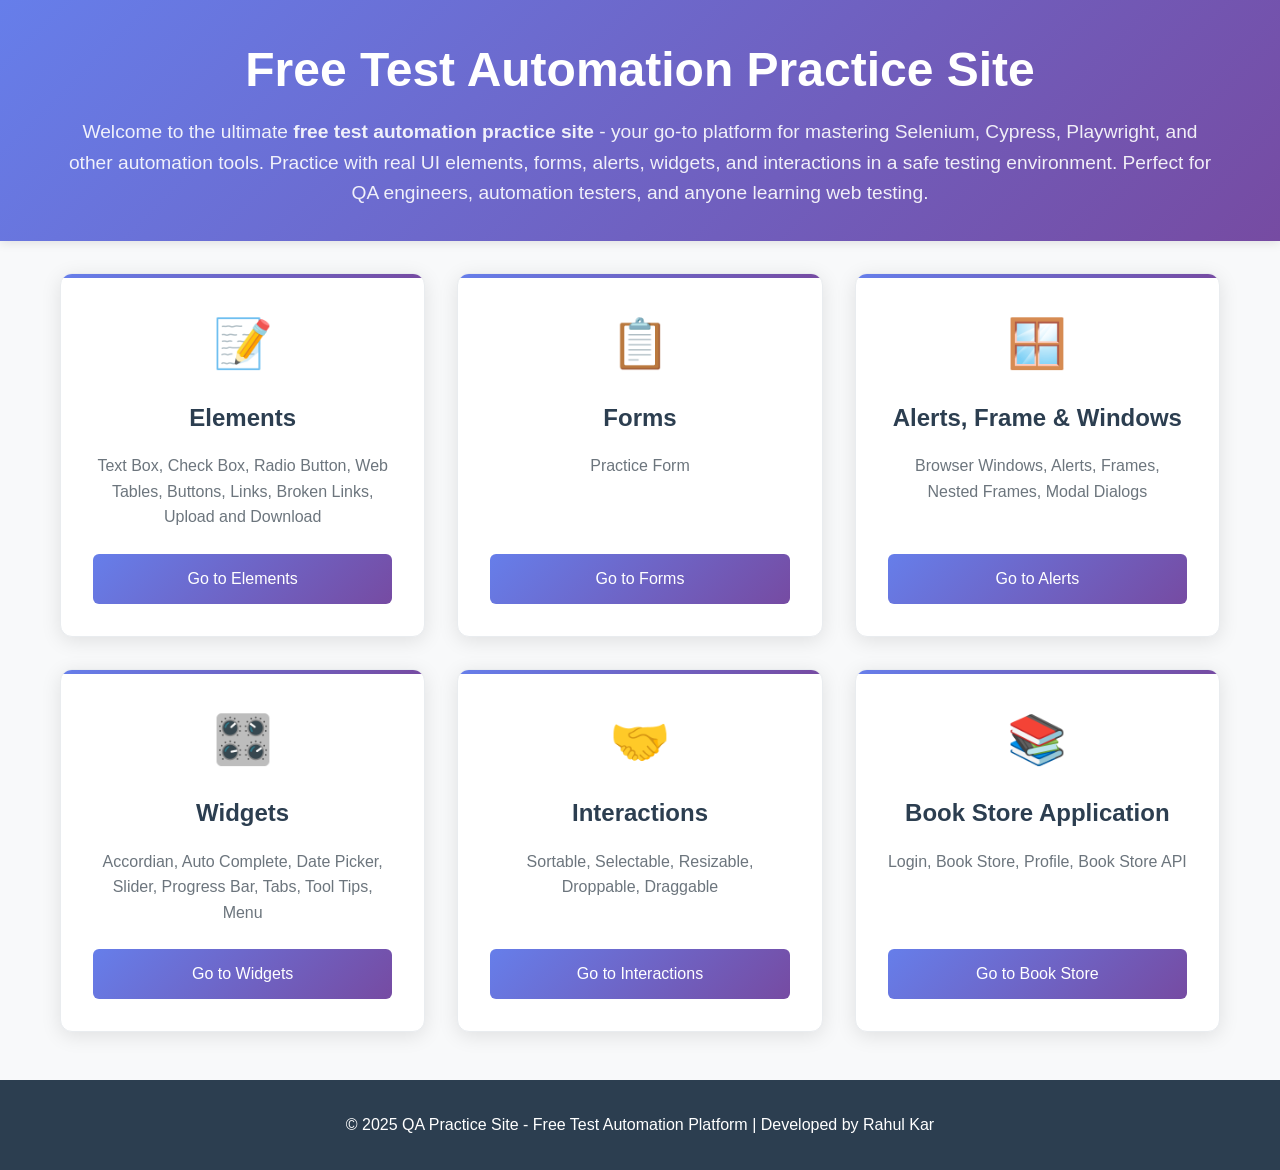
<file: index.html>
<!DOCTYPE html>
<html lang="en">
<head>
    <meta charset="UTF-8">
    <meta name="viewport" content="width=device-width, initial-scale=1.0">
    
    <!-- SEO Meta Tags -->
    <title>Free Test Automation Practice Site | Selenium Testing Platform | QA Training</title>
    <meta name="description" content="Free test automation practice site for Selenium, Cypress, and Playwright testing. Practice with forms, alerts, widgets, interactions, and more. Perfect for QA engineers and automation testers.">
    <meta name="keywords" content="test automation, selenium practice, free testing site, qa automation, cypress testing, playwright practice, automation training, selenium tutorial, web testing, ui automation">
    <meta name="author" content="Rahul Kar">
    <meta name="robots" content="index, follow">
    
    <!-- Open Graph Meta Tags -->
    <meta property="og:title" content="Free Test Automation Practice Site | Selenium Testing Platform">
    <meta property="og:description" content="Free test automation practice site for Selenium, Cypress, and Playwright testing. Practice with forms, alerts, widgets, interactions, and more.">
    <meta property="og:type" content="website">
    <meta property="og:site_name" content="QA Practice Site">
    
    <!-- Twitter Card Meta Tags -->
    <meta name="twitter:card" content="summary_large_image">
    <meta name="twitter:title" content="Free Test Automation Practice Site | Selenium Testing Platform">
    <meta name="twitter:description" content="Free test automation practice site for Selenium, Cypress, and Playwright testing. Practice with forms, alerts, widgets, interactions, and more.">
    
    <!-- Structured Data -->
    <script type="application/ld+json">
    {
      "@context": "https://schema.org",
      "@type": "WebSite",
      "name": "QA Practice Site",
      "description": "Free test automation practice site for Selenium, Cypress, and Playwright testing",
      "author": {
        "@type": "Person",
        "name": "Rahul Kar",
        "url": "https://www.rahulkar.com/"
      },
      "potentialAction": {
        "@type": "SearchAction",
        "target": "https://qa-practice.com/?search={search_term_string}",
        "query-input": "required name=search_term_string"
      }
    }
    </script>
    
    <link rel="stylesheet" href="css/style.css">
</head>
<body>
    <header>
        <div class="container">
            <h1>Free Test Automation Practice Site</h1>
            <p>Welcome to the ultimate <strong>free test automation practice site</strong> - your go-to platform for mastering Selenium, Cypress, Playwright, and other automation tools. Practice with real UI elements, forms, alerts, widgets, and interactions in a safe testing environment. Perfect for QA engineers, automation testers, and anyone learning web testing.</p>
        </div>
    </header>

    <main class="container">
        <div class="category-grid">
            <div class="category-card" id="elements">
                <div class="card-icon">📝</div>
                <h3>Elements</h3>
                <p>Text Box, Check Box, Radio Button, Web Tables, Buttons, Links, Broken Links, Upload and Download</p>
                <a href="pages/elements.html" class="card-link">Go to Elements</a>
            </div>

            <div class="category-card" id="forms">
                <div class="card-icon">📋</div>
                <h3>Forms</h3>
                <p>Practice Form</p>
                <a href="pages/forms.html" class="card-link">Go to Forms</a>
            </div>

            <div class="category-card" id="alerts-frame-windows">
                <div class="card-icon">🪟</div>
                <h3>Alerts, Frame & Windows</h3>
                <p>Browser Windows, Alerts, Frames, Nested Frames, Modal Dialogs</p>
                <a href="pages/alerts.html" class="card-link">Go to Alerts</a>
            </div>

            <div class="category-card" id="widgets">
                <div class="card-icon">🎛️</div>
                <h3>Widgets</h3>
                <p>Accordian, Auto Complete, Date Picker, Slider, Progress Bar, Tabs, Tool Tips, Menu</p>
                <a href="pages/widgets.html" class="card-link">Go to Widgets</a>
            </div>

            <div class="category-card" id="interactions">
                <div class="card-icon">🤝</div>
                <h3>Interactions</h3>
                <p>Sortable, Selectable, Resizable, Droppable, Draggable</p>
                <a href="pages/interactions.html" class="card-link">Go to Interactions</a>
            </div>

            <div class="category-card" id="book-store">
                <div class="card-icon">📚</div>
                <h3>Book Store Application</h3>
                <p>Login, Book Store, Profile, Book Store API</p>
                <a href="pages/bookstore.html" class="card-link">Go to Book Store</a>
            </div>
        </div>
    </main>

    <footer>
        <div class="container">
            <p>&copy; 2025 QA Practice Site - Free Test Automation Platform | Developed by <a href="https://www.rahulkar.com/" target="_blank" rel="noopener noreferrer">Rahul Kar</a></p>
        </div>
    </footer>

    <script src="js/main.js"></script>
</body>
</html>
</file>
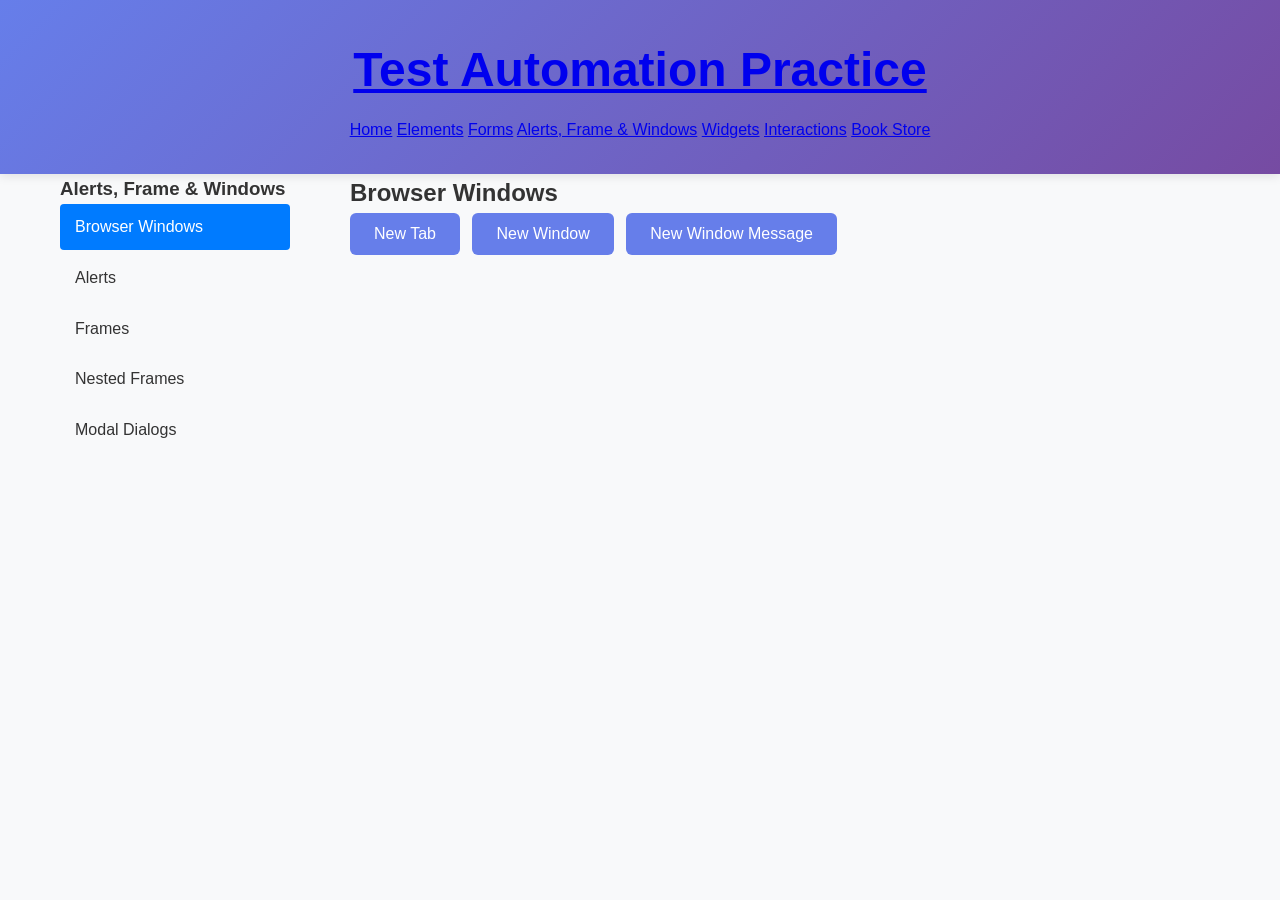
<file: pages/alerts.html>
<!DOCTYPE html>
<html lang="en">
<head>
    <meta charset="UTF-8">
    <meta name="viewport" content="width=device-width, initial-scale=1.0">
    <title>Alerts, Frame & Windows - Test Automation Practice</title>
    <link rel="stylesheet" href="../css/style.css">
    <style>
        .nav-link {
            display: block;
            padding: 10px 15px;
            color: #333;
            text-decoration: none;
            border-radius: 4px;
            margin-bottom: 5px;
            transition: all 0.3s ease;
        }
        
        .nav-link:hover, .nav-link.active {
            background-color: #007bff;
            color: white;
        }
        
        .section-content {
            display: none;
        }
        
        .section-content.active {
            display: block;
        }
        
        .sidebar {
            width: 250px;
            padding-right: 20px;
        }
        
        .content {
            flex: 1;
            padding-left: 20px;
        }
        
        .page-layout {
            display: flex;
            gap: 20px;
        }
        
        /* Modal styles */
        .modal {
            position: fixed;
            z-index: 1000;
            left: 0;
            top: 0;
            width: 100%;
            height: 100%;
            background-color: rgba(0,0,0,0.4);
        }
        
        .modal-overlay {
            position: fixed;
            z-index: 1000;
            left: 0;
            top: 0;
            width: 100%;
            height: 100%;
            background-color: rgba(0,0,0,0.4);
        }
        
        .modal-content {
            background-color: #fefefe;
            margin: 15% auto;
            padding: 20px;
            border: 1px solid #888;
            width: 80%;
            max-width: 600px;
            max-height: 70vh;
            border-radius: 5px;
            position: relative;
            overflow-y: auto;
        }
        
        .modal-body {
            margin-bottom: 15px;
            word-wrap: break-word;
            overflow-wrap: break-word;
        }
        
        .modal-header {
            display: flex;
            justify-content: space-between;
            align-items: center;
            margin-bottom: 15px;
            padding-bottom: 10px;
            border-bottom: 1px solid #eee;
        }
        
        .modal-header h4 {
            margin: 0;
        }
        
        .modal-body {
            margin-bottom: 15px;
        }
        
        .modal-footer {
            text-align: right;
            padding-top: 10px;
            border-top: 1px solid #eee;
        }
        
        .close {
            color: #aaa;
            font-size: 28px;
            font-weight: bold;
            cursor: pointer;
            line-height: 1;
        }
        
        .close:hover {
            color: black;
        }
    </style>
</head>
<body>
    <header>
        <div class="container">
            <h1><a href="../index.html">Test Automation Practice</a></h1>
            <nav>
                <a href="../index.html">Home</a>
                <a href="elements.html">Elements</a>
                <a href="forms.html">Forms</a>
                <a href="alerts.html" class="active">Alerts, Frame & Windows</a>
                <a href="widgets.html">Widgets</a>
                <a href="interactions.html">Interactions</a>
                <a href="bookstore.html">Book Store</a>
            </nav>
        </div>
    </header>

    <main class="container">
        <div class="page-layout">
            <aside class="sidebar">
                <h3>Alerts, Frame & Windows</h3>
                <nav class="nav-menu">
                    <a href="#" class="nav-link active" data-target="browser-windows">Browser Windows</a>
                    <a href="#" class="nav-link" data-target="alerts">Alerts</a>
                    <a href="#" class="nav-link" data-target="frames">Frames</a>
                    <a href="#" class="nav-link" data-target="nested-frames">Nested Frames</a>
                    <a href="#" class="nav-link" data-target="modal-dialogs">Modal Dialogs</a>
                </nav>
            </aside>

            <div class="content">
                <!-- Browser Windows Section -->
                <section id="browser-windows" class="section-content active">
                    <h1>Browser Windows</h1>
                    <div class="demo-section">
                        <div class="button-group">
                            <button id="new-tab-button" class="btn btn-primary">New Tab</button>
                            <button id="new-window-button" class="btn btn-primary">New Window</button>
                            <button id="new-window-message-button" class="btn btn-primary">New Window Message</button>
                        </div>
                        <div id="windowResult" class="result-area"></div>
                    </div>
                </section>

                <!-- Alerts Section -->
                <section id="alerts" class="section-content">
                    <h2>Alerts</h2>
                    <div class="demo-section">
                        <div class="alert-demo">
                            <h4>Click Button to see alert</h4>
                            <button id="simple-alert-button" class="btn btn-primary">Click me</button>
                        </div>
                        
                        <div class="alert-demo">
                            <h4>On button click, alert will appear after 5 seconds</h4>
                            <button id="timer-alert-button" class="btn btn-primary">Click me</button>
                        </div>
                        
                        <div class="alert-demo">
                            <h4>On button click, confirm box will appear</h4>
                            <button id="confirm-alert-button" class="btn btn-primary">Click me</button>
                            <span id="confirm-result"></span>
                        </div>
                        
                        <div class="alert-demo">
                            <h4>On button click, prompt box will appear</h4>
                            <button id="prompt-alert-button" class="btn btn-primary">Click me</button>
                            <span id="prompt-result"></span>
                        </div>
                    </div>
                </section>

                <!-- Frames Section -->
                <section id="frames" class="section-content">
                    <h2>Frames</h2>
                    <div class="demo-section">
                        <div class="frame-container">
                            <h4>Sample Iframe page</h4>
                            <iframe id="sample-frame-1" src="./sample.html" 
                                    width="100%" height="200" style="border: 2px solid #007bff; border-radius: 4px;"></iframe>
                        </div>
                        
                        <div class="frame-container">
                            <h4>Sample Iframe page - Different content</h4>
                            <iframe id="sample-frame-2" src="./frame2.html" 
                                    width="100%" height="200" style="border: 2px solid #28a745; border-radius: 4px;"></iframe>
                        </div>
                        
                        <div class="frame-container">
                            <h4>Third Iframe</h4>
                            <iframe id="sample-frame-3" src="data:text/html,<html><body style='font-family: Arial; padding: 20px; background: #f0f8ff;'><h2>Frame 3 Content</h2><p>This is the third frame with blue background.</p></body></html>" 
                                    width="100%" height="200" style="border: 2px solid #17a2b8; border-radius: 4px;"></iframe>
                        </div>
                        
                        <div class="frame-container">
                            <h4>Fourth Iframe</h4>
                            <iframe id="sample-frame-4" src="data:text/html,<html><body style='font-family: Arial; padding: 20px; background: #fff3cd;'><h2>Frame 4 Content</h2><p>This is the fourth frame with yellow background.</p></body></html>" 
                                    width="100%" height="200" style="border: 2px solid #ffc107; border-radius: 4px;"></iframe>
                        </div>
                    </div>
                </section>

                <!-- Nested Frames Section -->
                <section id="nested-frames" class="section-content">
                    <h2>Nested Frames</h2>
                    <div class="demo-section">
                        <div class="frame-container">
                            <h4>Parent frame with nested child frame</h4>
                            <div id="parent-frame" style="border: 2px solid #28a745; padding: 10px; margin: 10px 0;">
                                <p>Parent Frame Content</p>
                                <iframe id="child-frame" src="data:text/html,<html><body><p>Child Iframe Content</p></body></html>" width="100%" height="150" style="border: 1px solid #ccc;"></iframe>
                            </div>
                            <iframe id="sample-frame" src="nested_frames.html" width="100%" height="300" style="border: 2px solid #ffc107; border-radius: 4px;"></iframe>
                        </div>
                    </div>
                </section>

                <!-- Modal Dialogs Section -->
                <section id="modal-dialogs" class="section-content">
                    <h2>Modal Dialogs</h2>
                    <div class="demo-section">
                        <div class="modal-demo">
                            <h4>Small Modal</h4>
                            <button id="small-modal-button" class="btn btn-primary">Small modal</button>
                        </div>
                        
                        <div class="modal-demo">
                            <h4>Large Modal</h4>
                            <button id="large-modal-button" class="btn btn-primary">Large modal</button>
                        </div>
                    </div>
                </section>
            </div>
        </div>
    </main>

    <!-- Small Modal -->
    <div id="small-modal" class="modal modal-overlay" style="display: none;">
        <div class="modal-content">
            <div class="modal-header">
                <h4>Small Modal</h4>
                <span class="close" id="close-small-modal">&times;</span>
            </div>
            <div class="modal-body">
                <p>This is a small modal. It has very less content</p>
            </div>
            <div class="modal-footer">
                <button id="close-small-modal-btn" class="btn btn-secondary">Close</button>
            </div>
        </div>
    </div>

    <!-- Large Modal -->
    <div id="large-modal" class="modal modal-overlay" style="display: none;">
        <div class="modal-content">
            <div class="modal-header">
                <h4>Large Modal</h4>
                <span class="close" id="close-large-modal">&times;</span>
            </div>
            <div class="modal-body">
                <p>Lorem Ipsum is simply dummy text of the printing and typesetting industry. Lorem Ipsum has been the industry's standard dummy text ever since the 1500s, when an unknown printer took a galley of type and scrambled it to make a type specimen book. It has survived not only five centuries, but also the leap into electronic typesetting, remaining essentially unchanged.</p>
                <p>Sed ut perspiciatis unde omnis iste natus error sit voluptatem accusantium doloremque laudantium, totam rem aperiam, eaque ipsa quae ab illo inventore veritatis et quasi architecto beatae vitae dicta sunt explicabo. Nemo enim ipsam voluptatem quia voluptas sit aspernatur aut odit aut fugit, sed quia consequuntur magni dolores eos qui ratione voluptatem sequi nesciunt.</p>
                <p>Neque porro quisquam est, qui dolorem ipsum quia dolor sit amet, consectetur, adipisci velit, sed quia non numquam eius modi tempora incidunt ut labore et dolore magnam aliquam quaerat voluptatem. Ut enim ad minima veniam, quis nostrum exercitationem ullam corporis suscipit laboriosam, nisi ut aliquid ex ea commodi consequatur?</p>
            </div>
            <div class="modal-footer">
                <button id="close-large-modal-btn" class="btn btn-secondary">Close</button>
            </div>
        </div>
    </div>

    <script src="../js/main.js"></script>
    <script>
        document.addEventListener('DOMContentLoaded', function() {
            // Browser window buttons
            const newTabBtn = document.getElementById('new-tab-button');
            const newWindowBtn = document.getElementById('new-window-button');
            const newWindowMessageBtn = document.getElementById('new-window-message-button');
            
            if (newTabBtn) {
                newTabBtn.addEventListener('click', function() {
                    window.open('sample.html', '_blank');
                    document.getElementById('windowResult').textContent = 'New tab opened';
                });
            }
            
            if (newWindowBtn) {
                newWindowBtn.addEventListener('click', function() {
                    window.open('sample.html', '_blank', 'width=600,height=400');
                    document.getElementById('windowResult').textContent = 'New window opened';
                });
            }
            
            if (newWindowMessageBtn) {
                newWindowMessageBtn.addEventListener('click', function() {
                    console.log('[DEBUG] New Window Message button clicked');
                    
                    // Remove any existing indicator first
                    const existingIndicator = document.getElementById('newWindowMessageIndicator');
                    if (existingIndicator) {
                        existingIndicator.remove();
                        console.log('[DEBUG] Removed existing indicator');
                    }
                    
                    const newWindow = window.open('', '_blank', 'width=400,height=300');
                    console.log('[DEBUG] Window opened:', newWindow);
                    
                    // Create indicator immediately
                    const indicator = document.createElement('div');
                    indicator.id = 'newWindowMessageIndicator';
                    indicator.style.cssText = 'color: green; margin-top: 10px; font-weight: bold; display: block;';
                    
                    if (!newWindow || newWindow.closed || typeof newWindow.closed == 'undefined') {
                        // Popup blocked
                        console.log('[DEBUG] Popup blocked, creating indicator');
                        indicator.textContent = 'New window with message opened (or blocked by popup blocker)';
                        indicator.style.color = 'red';
                    } else {
                        // Popup opened successfully
                        console.log('[DEBUG] Popup opened successfully, creating indicator');
                        indicator.textContent = 'New window with message opened successfully';
                        indicator.style.color = 'green';
                        
                        // Write content to new window
                        setTimeout(function() {
                            try {
                                newWindow.document.write('<html><body><h1>Knowledge increases by sharing but not by saving</h1></body></html>');
                                newWindow.document.close();
                                console.log('[DEBUG] Content written to new window');
                            } catch (e) {
                                console.error('[DEBUG] Error writing to new window:', e);
                            }
                        }, 50);
                    }
                    
                    // Append indicator to button's parent
                    const buttonParent = document.getElementById('new-window-message-button').parentNode;
                    console.log('[DEBUG] Button parent:', buttonParent);
                    buttonParent.appendChild(indicator);
                    console.log('[DEBUG] Indicator created and appended with ID:', indicator.id);
                    
                    // Force a reflow to ensure the element is in the DOM
                    indicator.offsetHeight;
                    console.log('[DEBUG] Indicator is in DOM:', document.getElementById('newWindowMessageIndicator') !== null);
                });
            } else {
                console.error('[DEBUG] newWindowMessageBtn not found!');
            }
            
            // Alert buttons
            const simpleAlertBtn = document.getElementById('simple-alert-button');
            const timerAlertBtn = document.getElementById('timer-alert-button');
            const confirmAlertBtn = document.getElementById('confirm-alert-button');
            const promptAlertBtn = document.getElementById('prompt-alert-button');
            
            if (simpleAlertBtn) {
                simpleAlertBtn.addEventListener('click', function() {
                    alert('You clicked a button');
                });
            }
            
            if (timerAlertBtn) {
                timerAlertBtn.addEventListener('click', function() {
                    setTimeout(function() {
                        alert('This alert appeared after 5 seconds');
                    }, 5000);
                });
            }
            
            if (confirmAlertBtn) {
                confirmAlertBtn.addEventListener('click', function() {
                    const result = confirm('Do you confirm action?');
                    document.getElementById('confirm-result').textContent = result ? 'You selected Ok' : 'You selected Cancel';
                });
            }
            
            if (promptAlertBtn) {
                promptAlertBtn.addEventListener('click', function() {
                    const result = prompt('Please enter your name');
                    if (result !== null && result !== '') {
                        document.getElementById('prompt-result').textContent = 'You entered ' + result;
                    } else {
                        document.getElementById('prompt-result').textContent = '';
                    }
                });
            }
            
            // Modal buttons
            const smallModalBtn = document.getElementById('small-modal-button');
            const largeModalBtn = document.getElementById('large-modal-button');
            
            if (smallModalBtn) {
                smallModalBtn.addEventListener('click', function() {
                    document.getElementById('small-modal').style.display = 'flex';
                });
            }
            
            if (largeModalBtn) {
                largeModalBtn.addEventListener('click', function() {
                    document.getElementById('large-modal').style.display = 'flex';
                });
            }
            
            // Modal close buttons
            const closeSmallModal = document.getElementById('close-small-modal');
            const closeSmallModalBtn = document.getElementById('close-small-modal-btn');
            const closeLargeModal = document.getElementById('close-large-modal');
            const closeLargeModalBtn = document.getElementById('close-large-modal-btn');
            
            if (closeSmallModal) {
                closeSmallModal.addEventListener('click', function() {
                    document.getElementById('small-modal').style.display = 'none';
                });
            }
            
            if (closeSmallModalBtn) {
                closeSmallModalBtn.addEventListener('click', function() {
                    document.getElementById('small-modal').style.display = 'none';
                });
            }
            
            if (closeLargeModal) {
                closeLargeModal.addEventListener('click', function() {
                    document.getElementById('large-modal').style.display = 'none';
                });
            }
            
            if (closeLargeModalBtn) {
                closeLargeModalBtn.addEventListener('click', function() {
                    document.getElementById('large-modal').style.display = 'none';
                });
            }
            
            // Click outside modal to close
            const smallModal = document.getElementById('small-modal');
            const largeModal = document.getElementById('large-modal');
            
            if (smallModal) {
                smallModal.addEventListener('click', function(event) {
                    if (event.target === this) {
                        this.style.display = 'none';
                    }
                });
            }
            
            if (largeModal) {
                largeModal.addEventListener('click', function(event) {
                    if (event.target === this) {
                        this.style.display = 'none';
                    }
                });
            }
            
            // Escape key functionality for modals
            document.addEventListener('keydown', function(event) {
                if (event.key === 'Escape') {
                    const smallModal = document.getElementById('small-modal');
                    const largeModal = document.getElementById('large-modal');
                    
                    if (smallModal && smallModal.style.display === 'flex') {
                        smallModal.style.display = 'none';
                    }
                    
                    if (largeModal && largeModal.style.display === 'flex') {
                        largeModal.style.display = 'none';
                    }
                }
            });            
            // Navigation functionality
            document.querySelectorAll('.nav-link').forEach(link => {
                link.addEventListener('click', function(e) {
                    e.preventDefault();
                    
                    // Remove active class from all nav links
                    document.querySelectorAll('.nav-link').forEach(l => l.classList.remove('active'));
                    
                    // Add active class to clicked link
                    this.classList.add('active');
                    
                    // Hide all sections
                    document.querySelectorAll('.section-content').forEach(section => {
                        section.classList.remove('active');
                    });
                    
                    // Show target section
                    const target = this.getAttribute('data-target');
                    const targetSection = document.getElementById(target);
                    if (targetSection) {
                        targetSection.classList.add('active');
                    }
                });
            });
            
            // Auto-navigate based on URL hash or default to browser-windows
            const hash = window.location.hash.substring(1);
            if (hash && document.getElementById(hash)) {
                // Hide all sections
                document.querySelectorAll('.section-content').forEach(section => {
                    section.classList.remove('active');
                });
                document.querySelectorAll('.nav-link').forEach(l => l.classList.remove('active'));
                
                // Show target section
                document.getElementById(hash).classList.add('active');
                const targetLink = document.querySelector(`[data-target="${hash}"]`);
                if (targetLink) {
                    targetLink.classList.add('active');
                }
            } else {
                // Default to browser-windows section
                document.querySelectorAll('.section-content').forEach(section => {
                    section.classList.remove('active');
                });
                document.getElementById('browser-windows').classList.add('active');
            }
        });
    </script>
</body>
</html>
</file>
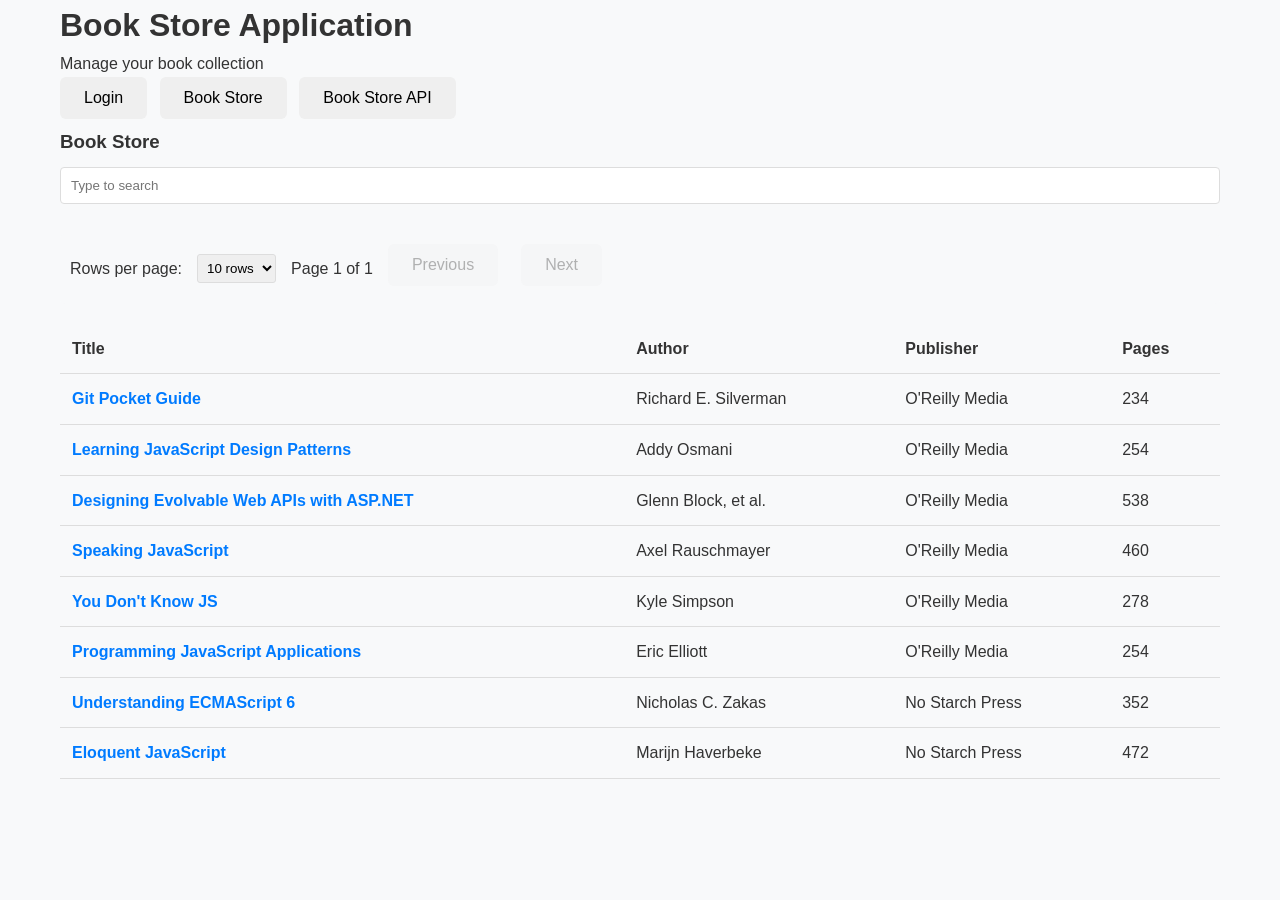
<file: pages/bookstore.html>
<!DOCTYPE html>
<html lang="en">
<head>
    <meta charset="UTF-8">
    <meta name="viewport" content="width=device-width, initial-scale=1.0">
    <title>Book Store Application - Test App</title>
    <link rel="stylesheet" href="../css/style.css">
    <style>
        .book-item {
            border: 1px solid #ddd;
            padding: 15px;
            margin: 10px 0;
            border-radius: 5px;
            background: #f9f9f9;
        }
        .book-title {
            font-weight: bold;
            color: #007bff;
            cursor: pointer;
        }
        .book-author {
            color: #666;
            font-style: italic;
        }
        .login-form {
            max-width: 400px;
            margin: 20px auto;
            padding: 20px;
            border: 1px solid #ddd;
            border-radius: 5px;
        }
        .profile-info {
            background: #f8f9fa;
            padding: 20px;
            border-radius: 5px;
            margin: 20px 0;
        }
        .api-section {
            background: #e9ecef;
            padding: 20px;
            border-radius: 5px;
            margin: 20px 0;
        }
        .hidden {
            display: none;
        }
        .search-box {
            width: 100%;
            padding: 10px;
            margin: 10px 0;
            border: 1px solid #ddd;
            border-radius: 4px;
        }
        .pagination-controls {
            display: flex;
            align-items: center;
            gap: 15px;
            margin: 20px 0;
            padding: 10px;
            background: #f8f9fa;
            border-radius: 5px;
        }
        .pagination-controls select {
            padding: 5px;
            border: 1px solid #ddd;
            border-radius: 3px;
        }
        .books-table {
            width: 100%;
            border-collapse: collapse;
            margin: 20px 0;
        }
        .books-table th,
        .books-table td {
            padding: 12px;
            text-align: left;
            border-bottom: 1px solid #ddd;
        }
        .books-table th {
            background-color: #f8f9fa;
            font-weight: bold;
            position: relative;
        }
        .books-table th.sortable {
            cursor: pointer;
            user-select: none;
        }
        .books-table th.sortable:hover {
            background-color: #e9ecef;
        }
        .sort-indicator {
            margin-left: 5px;
            font-size: 12px;
        }
        .books-table tbody tr:hover {
            background-color: #f5f5f5;
        }
        .book-title-cell {
            color: #007bff;
            cursor: pointer;
            font-weight: bold;
        }
        .book-title-cell:hover {
            text-decoration: underline;
        }
    </style>
</head>
<body>
    <div class="container">
        <div class="header">
            <h1>Book Store Application</h1>
            <p>Manage your book collection</p>
        </div>
        
        <div class="content">
            <!-- Navigation -->
            <div class="section">
                <button id="loginBtn" class="btn">Login</button>
                <button id="bookStoreBtn" class="btn">Book Store</button>
                <button id="profileBtn" class="btn hidden">Profile</button>
                <button id="apiBtn" class="btn">Book Store API</button>
                <button id="logoutBtn" class="btn hidden">Log Out</button>
            </div>
            
            <!-- Login Section -->
            <div id="loginSection" class="section">
                <h3>Login</h3>
                
                <!-- Test Credentials Info -->
                <div class="credentials-info" style="background: #e8f4fd; border: 1px solid #bee5eb; border-radius: 5px; padding: 15px; margin-bottom: 20px;">
                    <h4 style="color: #0c5460; margin-bottom: 10px; font-size: 16px;">📋 Test Credentials</h4>
                    <p style="margin: 5px 0; color: #0c5460; font-size: 14px;">Use these credentials to test the login functionality:</p>
                    <div style="background: white; padding: 10px; border-radius: 3px; margin: 10px 0; font-family: monospace;">
                        <strong>Username:</strong> testuser<br>
                        <strong>Password:</strong> password123
                    </div>
                    <div style="background: white; padding: 10px; border-radius: 3px; margin: 10px 0; font-family: monospace;">
                        <strong>Username:</strong> admin<br>
                        <strong>Password:</strong> admin123
                    </div>
                    <p style="margin: 5px 0; color: #0c5460; font-size: 12px; font-style: italic;">💡 These are demo credentials for testing automation scripts</p>
                </div>
                
                <div class="login-form">
                    <div class="form-group">
                        <label for="userName">User Name:</label>
                        <input type="text" id="userName" class="form-control" placeholder="UserName">
                    </div>
                    <div class="form-group">
                        <label for="password">Password:</label>
                        <input type="password" id="password" class="form-control" placeholder="Password">
                    </div>
                    <button id="loginSubmit" class="btn">Login</button>
                    <button id="newUserBtn" class="btn">New User</button>
                </div>
            </div>
            
            <!-- Book Store Section -->
            <div id="bookStoreSection" class="section hidden">
                <h3>Book Store</h3>
                <input type="text" id="searchBox" class="search-box" placeholder="Type to search">
                
                <!-- Pagination Controls -->
                <div class="pagination-controls">
                    <label for="pageSize">Rows per page:</label>
                    <select id="pageSize">
                        <option value="5">5 rows</option>
                        <option value="10" selected>10 rows</option>
                        <option value="20">20 rows</option>
                    </select>
                    <span id="pageInfo">Page 1 of 1</span>
                    <button id="prevPage" class="btn" disabled>Previous</button>
                    <button id="nextPage" class="btn" disabled>Next</button>
                </div>
                
                <!-- Books Table -->
                <table id="booksTable" class="books-table">
                    <thead>
                        <tr>
                            <th class="sortable" data-column="title">Title <span class="sort-indicator"></span></th>
                            <th class="sortable" data-column="author">Author <span class="sort-indicator"></span></th>
                            <th class="sortable" data-column="publisher">Publisher <span class="sort-indicator"></span></th>
                            <th>Pages</th>
                        </tr>
                    </thead>
                    <tbody id="booksTableBody">
                        <!-- Books will be populated by JavaScript -->
                    </tbody>
                </table>
            </div>
            
            <!-- Profile Section -->
            <div id="profileSection" class="section hidden">
                <h3>Profile</h3>
                <div class="profile-info">
                    <p><strong>User ID:</strong> <span id="userIdDisplay"></span></p>
                    <p><strong>Username:</strong> <span id="usernameDisplay"></span></p>
                    <h4>Your Books:</h4>
                    <div id="userBooks">
                        <p>No books added to your collection.</p>
                    </div>
                    <button id="deleteAllBooks" class="btn">Delete All Books</button>
                    <button id="deleteAccount" class="btn">Delete Account</button>
                </div>
            </div>
            
            <!-- API Section -->
            <div id="apiSection" class="section hidden">
                <h3>Book Store API</h3>
                <div class="api-section">
                    <h4>Available API Endpoints:</h4>
                    <ul>
                        <li>GET /BookStore/v1/Books - Get all books</li>
                        <li>POST /BookStore/v1/Books - Add books to collection</li>
                        <li>DELETE /BookStore/v1/Books - Delete books from collection</li>
                        <li>PUT /BookStore/v1/Books/{isbn} - Update book</li>
                        <li>GET /BookStore/v1/Book - Get book by ISBN</li>
                        <li>POST /Account/v1/User - Create user</li>
                        <li>DELETE /Account/v1/User/{UUID} - Delete user</li>
                        <li>POST /Account/v1/GenerateToken - Generate token</li>
                        <li>POST /Account/v1/Authorized - Check authorization</li>
                    </ul>
                    <button id="testApiBtn" class="btn">Test API</button>
                </div>
            </div>
        </div>
    </div>
    
    <script>
        let currentUser = null;
        let userBooks = [];
        let allBooks = [
            { id: 1, title: 'Git Pocket Guide', author: 'Richard E. Silverman', publisher: 'O\'Reilly Media', pages: 234 },
            { id: 2, title: 'Learning JavaScript Design Patterns', author: 'Addy Osmani', publisher: 'O\'Reilly Media', pages: 254 },
            { id: 3, title: 'Designing Evolvable Web APIs with ASP.NET', author: 'Glenn Block, et al.', publisher: 'O\'Reilly Media', pages: 538 },
            { id: 4, title: 'Speaking JavaScript', author: 'Axel Rauschmayer', publisher: 'O\'Reilly Media', pages: 460 },
            { id: 5, title: 'You Don\'t Know JS', author: 'Kyle Simpson', publisher: 'O\'Reilly Media', pages: 278 },
            { id: 6, title: 'Programming JavaScript Applications', author: 'Eric Elliott', publisher: 'O\'Reilly Media', pages: 254 },
            { id: 7, title: 'Understanding ECMAScript 6', author: 'Nicholas C. Zakas', publisher: 'No Starch Press', pages: 352 },
            { id: 8, title: 'Eloquent JavaScript', author: 'Marijn Haverbeke', publisher: 'No Starch Press', pages: 472 }
        ];
        let filteredBooks = [...allBooks];
        let currentPage = 1;
        let pageSize = 10;
        let sortColumn = null;
        let sortDirection = 'asc';
        
        // Navigation
        document.getElementById('loginBtn').addEventListener('click', function() {
            showSection('loginSection');
        });
        
        document.getElementById('bookStoreBtn').addEventListener('click', function() {
            showSection('bookStoreSection');
            renderBooksTable();
        });
        
        document.getElementById('profileBtn').addEventListener('click', function() {
            if (currentUser) {
                showSection('profileSection');
                updateProfile();
            } else {
                alert('Please login first');
            }
        });
        
        document.getElementById('apiBtn').addEventListener('click', function() {
            showSection('apiSection');
        });
        
        // Login functionality
        document.getElementById('loginSubmit').addEventListener('click', function() {
            const userName = document.getElementById('userName').value;
            const password = document.getElementById('password').value;
            
            if (userName && password) {
                currentUser = {
                    userId: 'user-' + Math.random().toString(36).substr(2, 9),
                    username: userName
                };
                
                // Show logged in state
                document.getElementById('profileBtn').classList.remove('hidden');
                document.getElementById('logoutBtn').classList.remove('hidden');
                document.getElementById('loginBtn').classList.add('hidden');
                
                alert('Login successful!');
                showSection('bookStoreSection');
            } else {
                alert('Please enter username and password');
            }
        });
        
        document.getElementById('newUserBtn').addEventListener('click', function() {
            alert('New user registration functionality');
        });
        
        document.getElementById('logoutBtn').addEventListener('click', function() {
            currentUser = null;
            userBooks = [];
            
            // Show logged out state
            document.getElementById('profileBtn').classList.add('hidden');
            document.getElementById('logoutBtn').classList.add('hidden');
            document.getElementById('loginBtn').classList.remove('hidden');
            
            document.getElementById('userName').value = '';
            document.getElementById('password').value = '';
            
            alert('Logged out successfully!');
            showSection('loginSection');
        });
        
        // Book store functionality
        function renderBooksTable() {
            const tableBody = document.getElementById('booksTableBody');
            const startIndex = (currentPage - 1) * pageSize;
            const endIndex = startIndex + pageSize;
            const booksToShow = filteredBooks.slice(startIndex, endIndex);
            
            tableBody.innerHTML = booksToShow.map(book => `
                <tr>
                    <td class="book-title-cell" data-book-id="${book.id}">${book.title}</td>
                    <td>${book.author}</td>
                    <td>${book.publisher}</td>
                    <td>${book.pages}</td>
                </tr>
            `).join('');
            
            // Update pagination info
            const totalPages = Math.ceil(filteredBooks.length / pageSize);
            document.getElementById('pageInfo').textContent = `Page ${currentPage} of ${totalPages}`;
            document.getElementById('prevPage').disabled = currentPage === 1;
            document.getElementById('nextPage').disabled = currentPage === totalPages || totalPages === 0;
            
            // Add click handlers to book titles
            document.querySelectorAll('.book-title-cell').forEach(title => {
                title.addEventListener('click', function() {
                    if (currentUser) {
                        const bookId = this.getAttribute('data-book-id');
                        const bookTitle = this.textContent;
                        
                        if (!userBooks.find(book => book.id === bookId)) {
                            userBooks.push({ id: bookId, title: bookTitle });
                            alert('Book added to your collection!');
                        } else {
                            alert('Book already in your collection!');
                        }
                    } else {
                        alert('Please login to add books to your collection');
                    }
                });
            });
        }
        
        function sortBooks(column) {
            if (sortColumn === column) {
                sortDirection = sortDirection === 'asc' ? 'desc' : 'asc';
            } else {
                sortColumn = column;
                sortDirection = 'asc';
            }
            
            filteredBooks.sort((a, b) => {
                let aVal = a[column];
                let bVal = b[column];
                
                if (typeof aVal === 'string') {
                    aVal = aVal.toLowerCase();
                    bVal = bVal.toLowerCase();
                }
                
                if (sortDirection === 'asc') {
                    return aVal < bVal ? -1 : aVal > bVal ? 1 : 0;
                } else {
                    return aVal > bVal ? -1 : aVal < bVal ? 1 : 0;
                }
            });
            
            // Update sort indicators
            document.querySelectorAll('.sort-indicator').forEach(indicator => {
                indicator.textContent = '';
            });
            
            const currentHeader = document.querySelector(`th[data-column="${column}"] .sort-indicator`);
            if (currentHeader) {
                currentHeader.textContent = sortDirection === 'asc' ? '↑' : '↓';
            }
            
            currentPage = 1;
            renderBooksTable();
        }
        
        // Search functionality
        document.getElementById('searchBox').addEventListener('input', function() {
            const searchTerm = this.value.toLowerCase();
            
            filteredBooks = allBooks.filter(book => 
                book.title.toLowerCase().includes(searchTerm) ||
                book.author.toLowerCase().includes(searchTerm) ||
                book.publisher.toLowerCase().includes(searchTerm)
            );
            
            currentPage = 1;
            renderBooksTable();
        });
        
        // Pagination controls
        document.getElementById('pageSize').addEventListener('change', function() {
            pageSize = parseInt(this.value);
            currentPage = 1;
            renderBooksTable();
        });
        
        document.getElementById('prevPage').addEventListener('click', function() {
            if (currentPage > 1) {
                currentPage--;
                renderBooksTable();
            }
        });
        
        document.getElementById('nextPage').addEventListener('click', function() {
            const totalPages = Math.ceil(filteredBooks.length / pageSize);
            if (currentPage < totalPages) {
                currentPage++;
                renderBooksTable();
            }
        });
        
        // Sorting functionality
        document.querySelectorAll('.sortable').forEach(header => {
            header.addEventListener('click', function() {
                const column = this.getAttribute('data-column');
                sortBooks(column);
            });
        });
        
        // Profile functionality
        function updateProfile() {
            if (currentUser) {
                document.getElementById('userIdDisplay').textContent = currentUser.userId;
                document.getElementById('usernameDisplay').textContent = currentUser.username;
                
                const userBooksContainer = document.getElementById('userBooks');
                if (userBooks.length > 0) {
                    userBooksContainer.innerHTML = userBooks.map(book => 
                        `<div class="book-item"><strong>${book.title}</strong> <button onclick="removeBook('${book.id}')" class="btn">Remove</button></div>`
                    ).join('');
                } else {
                    userBooksContainer.innerHTML = '<p>No books added to your collection.</p>';
                }
            }
        }
        
        function removeBook(bookId) {
            userBooks = userBooks.filter(book => book.id !== bookId);
            updateProfile();
            alert('Book removed from your collection!');
        }
        
        document.getElementById('deleteAllBooks').addEventListener('click', function() {
            if (confirm('Are you sure you want to delete all books?')) {
                userBooks = [];
                updateProfile();
                alert('All books deleted!');
            }
        });
        
        document.getElementById('deleteAccount').addEventListener('click', function() {
            if (confirm('Are you sure you want to delete your account?')) {
                currentUser = null;
                userBooks = [];
                
                // Show logged out state
                document.getElementById('profileBtn').classList.add('hidden');
                document.getElementById('logoutBtn').classList.add('hidden');
                document.getElementById('loginBtn').classList.remove('hidden');
                
                alert('Account deleted!');
                showSection('loginSection');
            }
        });
        
        // API functionality
        document.getElementById('testApiBtn').addEventListener('click', function() {
            alert('API test functionality - this would normally make HTTP requests to the book store API endpoints');
        });
        
        function showSection(sectionId) {
            const sections = ['loginSection', 'bookStoreSection', 'profileSection', 'apiSection'];
            sections.forEach(id => {
                const section = document.getElementById(id);
                if (id === sectionId) {
                    section.classList.remove('hidden');
                } else {
                    section.classList.add('hidden');
                }
            });
        }
        
        // Initialize
        showSection('bookStoreSection');
        renderBooksTable();
    </script>
</body>
</html>
</file>
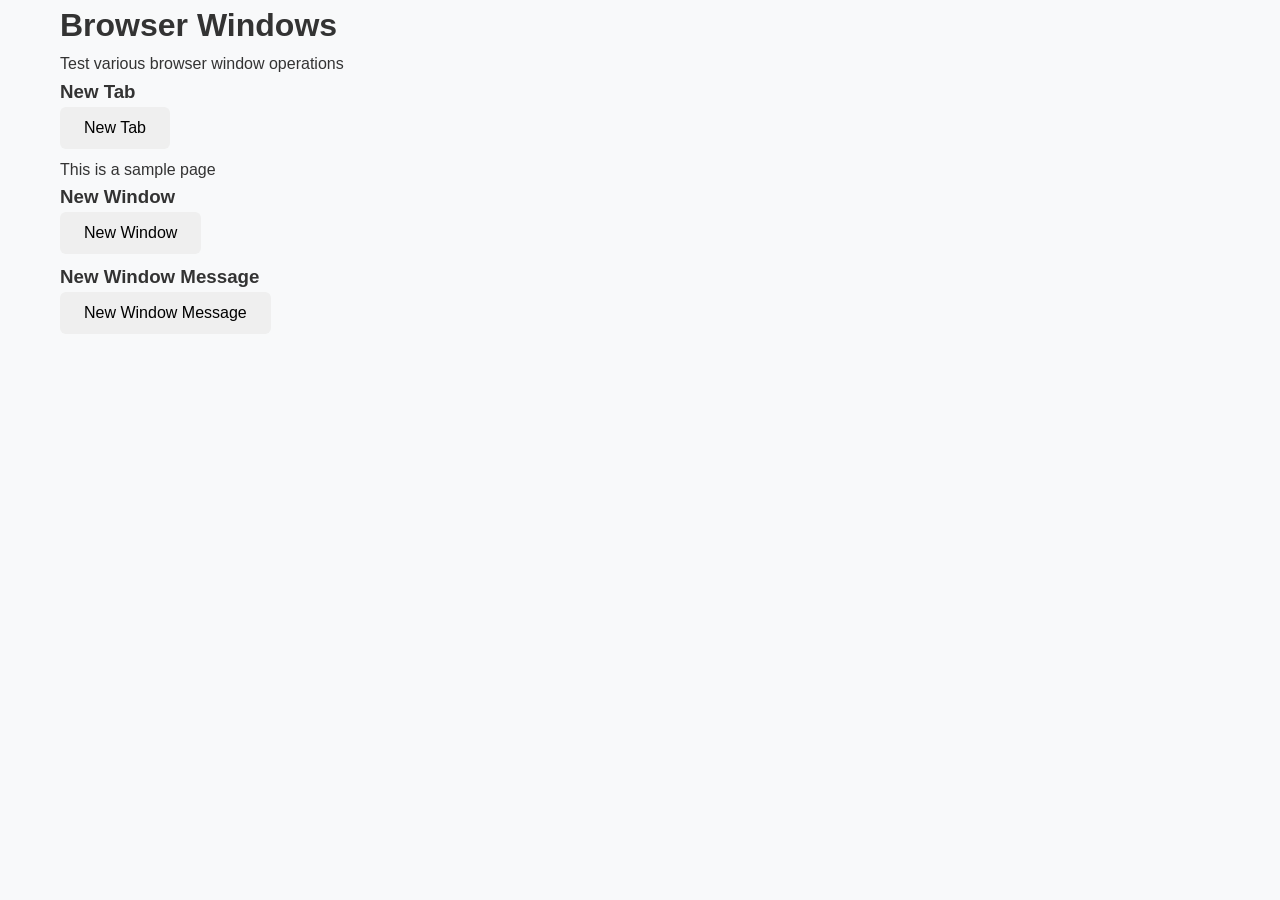
<file: pages/browser_windows.html>
<!DOCTYPE html>
<html lang="en">
<head>
    <meta charset="UTF-8">
    <meta name="viewport" content="width=device-width, initial-scale=1.0">
    <title>Browser Windows - Test App</title>
    <link rel="stylesheet" href="../css/style.css">
</head>
<body>
    <div class="container">
        <div class="header">
            <h1>Browser Windows</h1>
            <p>Test various browser window operations</p>
        </div>
        
        <div class="content">
            <div class="section">
                <h3>New Tab</h3>
                <button id="newTabBtn" class="btn">New Tab</button>
                <p id="sampleHeading">This is a sample page</p>
            </div>
            
            <div class="section">
                <h3>New Window</h3>
                <button id="new-window-button" class="btn">New Window</button>
            </div>
            
            <div class="section">
                <h3>New Window Message</h3>
                <button id="newWindowMessageBtn" class="btn">New Window Message</button>
            </div>
        </div>
    </div>
    
    <script>
        document.getElementById('newTabBtn').addEventListener('click', function() {
            const newWindow = window.open('http://localhost:8000/pages/sample.html', '_blank');
            // Always create indicator for testing purposes
            setTimeout(function() {
                if (!newWindow || newWindow.closed || typeof newWindow.closed == 'undefined') {
                    // Popup blocked, create a visible indicator
                    const indicator = document.createElement('div');
                    indicator.id = 'newTabIndicator';
                    indicator.textContent = 'New tab opened (or blocked by popup blocker)';
                    indicator.style.cssText = 'color: green; margin-top: 10px;';
                    document.getElementById('newTabBtn').parentNode.appendChild(indicator);
                } else {
                    // Popup opened successfully, still create indicator
                    const indicator = document.createElement('div');
                    indicator.id = 'newTabIndicator';
                    indicator.textContent = 'New tab opened successfully';
                    indicator.style.cssText = 'color: green; margin-top: 10px;';
                    document.getElementById('newTabBtn').parentNode.appendChild(indicator);
                }
            }, 100);
        });
        
        document.getElementById('new-window-button').addEventListener('click', function() {
            const newWindow = window.open('http://localhost:8000/pages/sample.html', '_blank', 'width=600,height=400');
            // Always create indicator for testing purposes
            setTimeout(function() {
                if (!newWindow || newWindow.closed || typeof newWindow.closed == 'undefined') {
                    // Popup blocked, create a visible indicator
                    const indicator = document.createElement('div');
                    indicator.id = 'newWindowIndicator';
                    indicator.textContent = 'New window opened (or blocked by popup blocker)';
                    indicator.style.cssText = 'color: green; margin-top: 10px;';
                    document.getElementById('new-window-button').parentNode.appendChild(indicator);
                } else {
                    // Popup opened successfully, still create indicator
                    const indicator = document.createElement('div');
                    indicator.id = 'newWindowIndicator';
                    indicator.textContent = 'New window opened successfully';
                    indicator.style.cssText = 'color: green; margin-top: 10px;';
                    document.getElementById('new-window-button').parentNode.appendChild(indicator);
                }
            }, 100);
        });
        
        document.getElementById('newWindowMessageBtn').addEventListener('click', function() {
            const newWindow = window.open('', '_blank', 'width=400,height=300');
            // Always create indicator for testing purposes
            setTimeout(function() {
                if (!newWindow || newWindow.closed || typeof newWindow.closed == 'undefined') {
                    // Popup blocked, create a visible indicator
                    const indicator = document.createElement('div');
                    indicator.id = 'newWindowMessageIndicator';
                    indicator.textContent = 'New window with message opened (or blocked by popup blocker)';
                    indicator.style.cssText = 'color: green; margin-top: 10px;';
                    document.getElementById('newWindowMessageBtn').parentNode.appendChild(indicator);
                } else {
                    // Popup opened successfully, still create indicator
                    const indicator = document.createElement('div');
                    indicator.id = 'newWindowMessageIndicator';
                    indicator.textContent = 'New window with message opened successfully';
                    indicator.style.cssText = 'color: green; margin-top: 10px;';
                    document.getElementById('newWindowMessageBtn').parentNode.appendChild(indicator);
                    newWindow.document.write('<html><body><h1>Knowledge increases by sharing but not by saving</h1></body></html>');
                }
            }, 100);
        });
    </script>
</body>
</html>
</file>
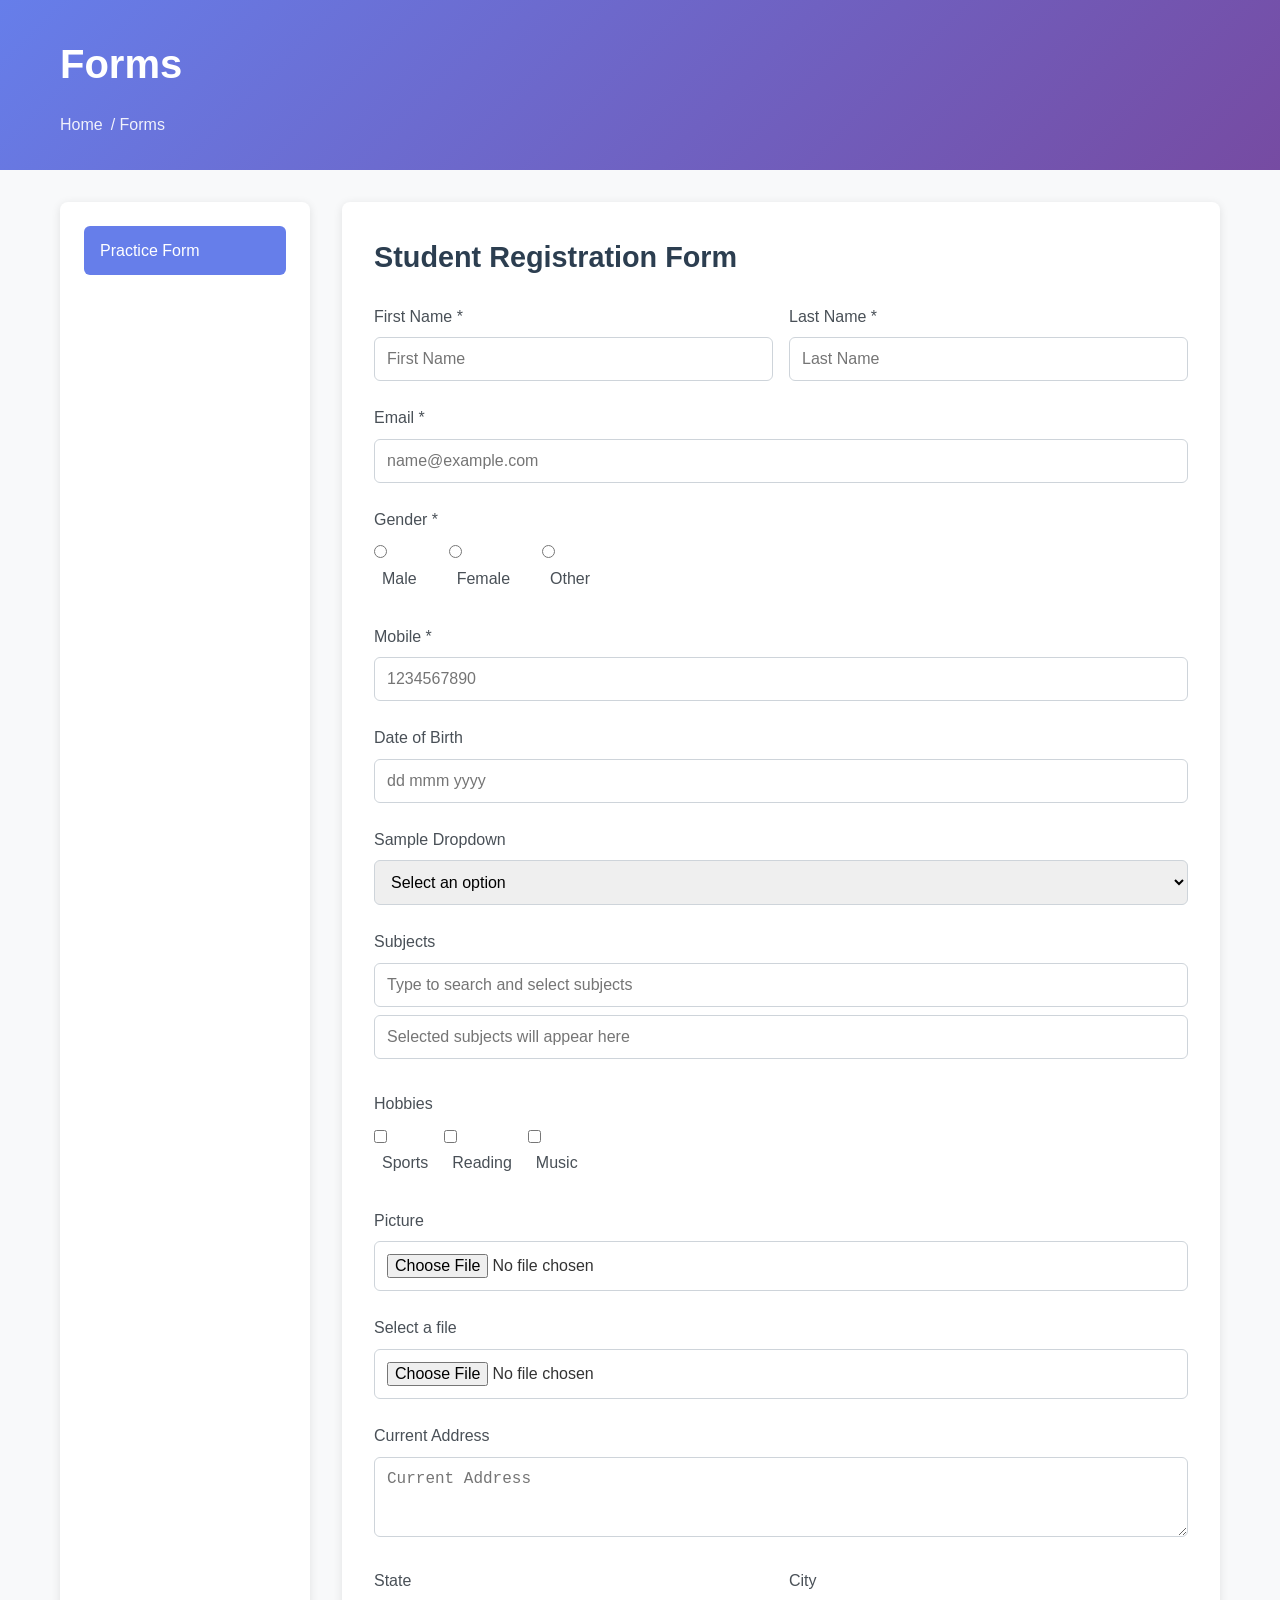
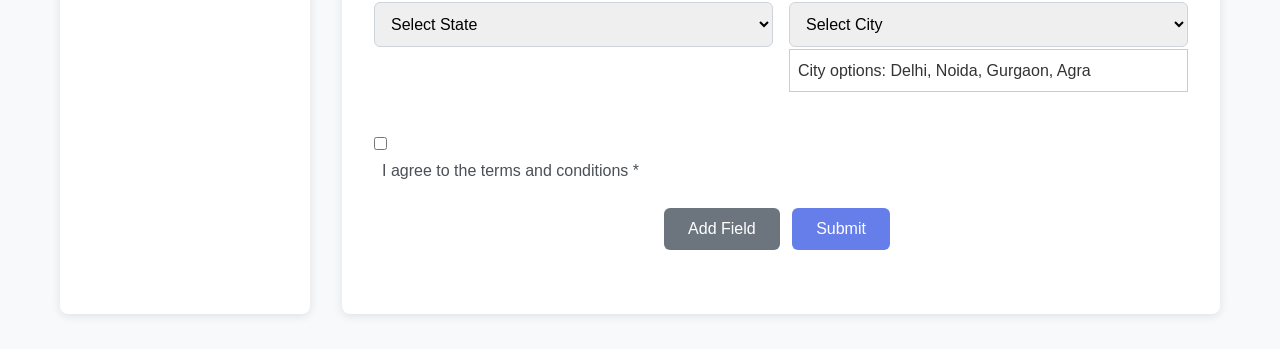
<file: pages/forms.html>
<!DOCTYPE html>
<html lang="en">
<head>
    <meta charset="UTF-8">
    <meta name="viewport" content="width=device-width, initial-scale=1.0">
    <title>Forms - Test Automation Practice</title>
    <link rel="stylesheet" href="../css/style.css">
</head>
<body>
    <div class="page-header">
        <div class="container">
            <h1>Forms</h1>
            <div class="breadcrumb">
                <a href="../index.html">Home</a> / Forms
            </div>
        </div>
    </div>

    <div class="container">
        <div style="display: grid; grid-template-columns: 250px 1fr; gap: 2rem;">
            <!-- Sidebar Navigation -->
            <div class="nav-sidebar">
                <ul>
                    <li><a href="#practice-form" class="nav-link active" data-target="practice-form">Practice Form</a></li>
                </ul>
            </div>

            <!-- Main Content -->
            <div>
                <!-- Practice Form Section -->
                <div id="practice-form" class="content-area section-content active">
                    <h2>Student Registration Form</h2>
                    <form id="studentRegistrationForm" novalidate>
                        <div style="display: grid; grid-template-columns: 1fr 1fr; gap: 1rem;">
                            <div class="form-group">
                                <label for="firstName">First Name *</label>
                                <input type="text" id="firstName" name="firstName" class="form-control" placeholder="First Name" required>
                                <div id="nameError" class="text-danger" style="display: none;">Name is required</div>
                            </div>
                            <div class="form-group">
                                <label for="last-name">Last Name *</label>
                                <input type="text" id="last-name" name="lastName" class="form-control" placeholder="Last Name" required>
                            </div>
                        </div>

                        <div class="form-group">
                            <label for="email">Email *</label>
                            <input type="email" id="email" name="userEmail" class="form-control" placeholder="name@example.com" required>
                            <div id="emailError" class="text-danger" style="display: none;">Email is required</div>
                        </div>

                        <div class="form-group">
                            <label>Gender *</label>
                            <div style="display: flex; gap: 2rem; margin-top: 0.5rem;">
                                <div>
                                    <input type="radio" id="maleRadio" name="gender" value="Male" required>
                                    <label for="maleRadio" style="margin-left: 0.5rem; cursor: pointer;">Male</label>
                                </div>
                                <div>
                                    <input type="radio" id="femaleRadio" name="gender" value="Female" required>
                                    <label for="femaleRadio" style="margin-left: 0.5rem; cursor: pointer;">Female</label>
                                </div>
                                <div>
                                    <input type="radio" id="otherRadio" name="gender" value="Other" required>
                                    <label for="otherRadio" style="margin-left: 0.5rem; cursor: pointer;">Other</label>
                                </div>
                            </div>
                        </div>

                        <div class="form-group">
                            <label for="mobile-number">Mobile *</label>
                            <input type="tel" id="mobile-number" name="userNumber" class="form-control" placeholder="1234567890" pattern="[0-9]{10}" required>
                        </div>

                        <div class="form-group" style="position: relative;">
                            <label for="dateOfBirthInput">Date of Birth</label>
                            <input type="text" id="dateOfBirthInput" name="dateOfBirth" class="form-control" placeholder="dd mmm yyyy" readonly>
                            <!-- React DatePicker Component -->
                            <div class="react-datepicker" style="display: none; position: absolute; z-index: 1000; background: white; border: 1px solid #ccc; border-radius: 4px; padding: 10px;">
                                <div class="react-datepicker__header">
                                    <select class="react-datepicker__month-select">
                                        <option value="0">January</option>
                                        <option value="1">February</option>
                                        <option value="2">March</option>
                                        <option value="3">April</option>
                                        <option value="4">May</option>
                                        <option value="5">June</option>
                                        <option value="6">July</option>
                                        <option value="7">August</option>
                                        <option value="8">September</option>
                                        <option value="9">October</option>
                                        <option value="10">November</option>
                                        <option value="11">December</option>
                                    </select>
                                    <select class="react-datepicker__year-select">
                                        <option value="1990">1990</option>
                                        <option value="1991">1991</option>
                                        <option value="1992">1992</option>
                                        <option value="1993">1993</option>
                                        <option value="1994">1994</option>
                                        <option value="1995">1995</option>
                                        <option value="1996">1996</option>
                                        <option value="1997">1997</option>
                                        <option value="1998">1998</option>
                                        <option value="1999">1999</option>
                                        <option value="2000">2000</option>
                                        <option value="2001">2001</option>
                                        <option value="2002">2002</option>
                                        <option value="2003">2003</option>
                                        <option value="2004">2004</option>
                                        <option value="2005">2005</option>
                                        <option value="2006">2006</option>
                                        <option value="2007">2007</option>
                                        <option value="2008">2008</option>
                                        <option value="2009">2009</option>
                                        <option value="2010">2010</option>
                                        <option value="2011">2011</option>
                                        <option value="2012">2012</option>
                                        <option value="2013">2013</option>
                                        <option value="2014">2014</option>
                                        <option value="2015">2015</option>
                                        <option value="2016">2016</option>
                                        <option value="2017">2017</option>
                                        <option value="2018">2018</option>
                                        <option value="2019">2019</option>
                                        <option value="2020">2020</option>
                                        <option value="2021">2021</option>
                                        <option value="2022">2022</option>
                                        <option value="2023">2023</option>
                                        <option value="2024">2024</option>
                                        <option value="2025">2025</option>
                                    </select>
                                </div>
                                <div class="react-datepicker__month">
                                    <div class="react-datepicker__week">
                                        <div class="react-datepicker__day">1</div>
                                        <div class="react-datepicker__day">2</div>
                                        <div class="react-datepicker__day">3</div>
                                        <div class="react-datepicker__day">4</div>
                                        <div class="react-datepicker__day">5</div>
                                        <div class="react-datepicker__day">6</div>
                                        <div class="react-datepicker__day">7</div>
                                    </div>
                                    <div class="react-datepicker__week">
                                        <div class="react-datepicker__day">8</div>
                                        <div class="react-datepicker__day">9</div>
                                        <div class="react-datepicker__day">10</div>
                                        <div class="react-datepicker__day">11</div>
                                        <div class="react-datepicker__day">12</div>
                                        <div class="react-datepicker__day">13</div>
                                        <div class="react-datepicker__day">14</div>
                                    </div>
                                    <div class="react-datepicker__week">
                                        <div class="react-datepicker__day">15</div>
                                        <div class="react-datepicker__day">16</div>
                                        <div class="react-datepicker__day">17</div>
                                        <div class="react-datepicker__day">18</div>
                                        <div class="react-datepicker__day">19</div>
                                        <div class="react-datepicker__day">20</div>
                                        <div class="react-datepicker__day">21</div>
                                    </div>
                                    <div class="react-datepicker__week">
                                        <div class="react-datepicker__day">22</div>
                                        <div class="react-datepicker__day">23</div>
                                        <div class="react-datepicker__day">24</div>
                                        <div class="react-datepicker__day">25</div>
                                        <div class="react-datepicker__day">26</div>
                                        <div class="react-datepicker__day">27</div>
                                        <div class="react-datepicker__day">28</div>
                                    </div>
                                    <div class="react-datepicker__week">
                                        <div class="react-datepicker__day">29</div>
                                        <div class="react-datepicker__day">30</div>
                                        <div class="react-datepicker__day">31</div>
                                    </div>
                                </div>
                            </div>
                        </div>

                        <div class="form-group">
                            <label for="dropdown">Sample Dropdown</label>
                            <select id="dropdown" name="dropdown" class="form-control">
                                <option value="">Select an option</option>
                                <option value="Option 1">Option 1</option>
                                <option value="Option 2">Option 2</option>
                                <option value="Option 3">Option 3</option>
                            </select>
                        </div>

                        <div class="form-group">
                            <label for="subjectsInput">Subjects</label>
                            <div class="subjects-container">
                                <input type="text" id="subjectsInput" class="form-control" placeholder="Type to search and select subjects">
                                <input type="text" id="subjects" name="subjects" class="form-control" style="margin-top: 0.5rem;" placeholder="Selected subjects will appear here">
                                <div id="subjectsSuggestions" class="suggestions-dropdown subjects-auto-complete__menu css-26l3qy-menu"></div>
                                <div id="selectedSubjects" class="selected-items"></div>
                            </div>
                        </div>

                        <div class="form-group">
                            <label>Hobbies</label>
                            <div style="display: flex; flex-wrap: wrap; gap: 1rem; margin-top: 0.5rem;">
                                <div>
                                    <input type="checkbox" id="hobbies-sports" name="hobbies" value="Sports">
                                    <label for="hobbies-sports" style="margin-left: 0.5rem; cursor: pointer;">Sports</label>
                                </div>
                                <div>
                                    <input type="checkbox" id="hobbies-reading" name="hobbies" value="Reading">
                                    <label for="hobbies-reading" style="margin-left: 0.5rem; cursor: pointer;">Reading</label>
                                </div>
                                <div>
                                    <input type="checkbox" id="hobbies-music" name="hobbies" value="Music">
                                    <label for="hobbies-music" style="margin-left: 0.5rem; cursor: pointer;">Music</label>
                                </div>
                            </div>
                        </div>

                        <div class="form-group">
                            <label for="upload-picture">Picture</label>
                            <input type="file" id="upload-picture" name="uploadPicture" class="form-control" accept="image/*">
                        </div>

                        <div class="form-group">
                            <label for="upload-file">Select a file</label>
                            <input type="file" id="upload-file" class="form-control" accept=".txt,.pdf,.doc,.docx,.jpg,.png">
                        </div>

                        <div class="form-group">
                            <label for="current-address">Current Address</label>
                            <textarea id="current-address" name="currentAddress" class="form-control" rows="3" placeholder="Current Address"></textarea>
                        </div>

                        <div style="display: grid; grid-template-columns: 1fr 1fr; gap: 1rem;">
                            <div class="form-group">
                                <label for="state">State</label>
                                <select id="state" name="state" class="form-control">
                                    <option value="">Select State</option>
                                    <option value="NCR">NCR</option>
                                    <option value="Uttar Pradesh">Uttar Pradesh</option>
                                    <option value="Haryana">Haryana</option>
                                    <option value="Rajasthan">Rajasthan</option>
                                </select>
                                <!-- Visible div for test compatibility -->
                                <div class="css-26l3qy-menu state-options-menu" id="state-options-menu" style="display: none; position: absolute; background: white; border: 1px solid #ccc; z-index: 1000; min-height: 30px; width: 100%; margin-top: 2px;">
                                    <div style="padding: 8px; color: #333;">State options: NCR, Uttar Pradesh, Haryana, Rajasthan</div>
                                </div>
                            </div>
                            <div class="form-group">
                                <label for="city">City</label>
                                <select id="city" name="city" class="form-control">
                                    <option value="">Select City</option>
                                    <option value="Delhi">Delhi</option>
                                    <option value="Noida">Noida</option>
                                    <option value="Gurgaon">Gurgaon</option>
                                    <option value="Agra">Agra</option>
                                </select>
                                <div class="css-26l3qy-menu city-options-menu" id="city-options-menu" style="display: block; position: relative; background: white; border: 1px solid #ccc; z-index: 1000; min-height: 30px; width: 100%; margin-top: 2px; visibility: visible; opacity: 1;">
                                    <div style="padding: 8px; color: #333;">City options: Delhi, Noida, Gurgaon, Agra</div>
                                </div>
                            </div>
                        </div>

                        <div class="form-group">
                            <div style="margin-top: 1rem;">
                                <input type="checkbox" id="termsandconditions" name="termsandconditions" required>
                                <label for="termsandconditions" style="margin-left: 0.5rem; cursor: pointer;">I agree to the terms and conditions *</label>
                            </div>
                        </div>

                        <div class="form-group text-center"><div class="col-12">
                            <button type="button" id="addField" class="btn btn-secondary me-2">Add Field</button>
                            <button type="submit" id="submit" class="btn btn-primary">Submit</button>
                        </div>
                        <div class="col-12">
                            <div id="dynamicFields"></div>
                            <!-- Output div for form results -->
                            <div id="output" class="mt-3" style="display: none;"></div>
                            <!-- Dynamic elements for testing -->
                            <button type="button" id="enableAfter" class="btn btn-info" style="display: none;">Enable After</button>
                            <button type="button" id="colorChange" class="btn btn-warning" style="display: none;">Color Change</button>
                            <button type="button" id="visibleAfter" class="btn btn-success" style="display: none;">Visible After</button>
                        </div>
                    </form>
                </div>
            </div>
        </div>
    </div>

    <!-- Modal for form submission -->
    <div id="submissionModal" class="modal-overlay">
        <div class="modal-dialog" style="max-width: 600px;">
            <h3 id="example-modal-sizes-title-lg">Thanks for submitting the form</h3>
            <div id="submissionDetails" class="mt-3"></div>
            <div style="text-align: right; margin-top: 1.5rem;">
                <button id="closeModal" class="btn btn-primary">Close</button>
            </div>
        </div>
    </div>

    <script src="../js/main.js"></script>
    <script src="../js/forms.js"></script>
    <script>
        let fieldCounter = 0;
        
        document.getElementById('addField').addEventListener('click', function() {
            fieldCounter++;
            const container = document.getElementById('dynamicFields');
            const newField = document.createElement('div');
            newField.innerHTML = '<label for="dynamic' + fieldCounter + '">Dynamic Field ' + fieldCounter + ':</label>' +
                               '<input type="text" id="dynamic' + fieldCounter + '" name="dynamic' + fieldCounter + '" class="form-control mb-2">';
            container.appendChild(newField);
            
            // Show the dynamic test buttons
            document.getElementById('enableAfter').style.display = 'inline-block';
            document.getElementById('colorChange').style.display = 'inline-block';
            document.getElementById('visibleAfter').style.display = 'inline-block';
        });
        
        // Form validation
        document.getElementById('studentRegistrationForm').addEventListener('submit', function(e) {
            e.preventDefault();
            
            let isValid = true;
            const firstName = document.getElementById('firstName').value;
            const email = document.getElementById('email').value;
            
            if (!firstName) {
                document.getElementById('nameError').style.display = 'block';
                isValid = false;
            } else {
                document.getElementById('nameError').style.display = 'none';
            }
            
            if (!email) {
                document.getElementById('emailError').style.display = 'block';
                isValid = false;
            } else {
                document.getElementById('emailError').style.display = 'none';
            }
            
            if (isValid) {
                document.getElementById('output').style.display = 'block';
                document.getElementById('output').innerHTML = '<div class="alert alert-success">Form submitted successfully!</div>';
            }
        });
    </script>
</body>
</html>
</file>
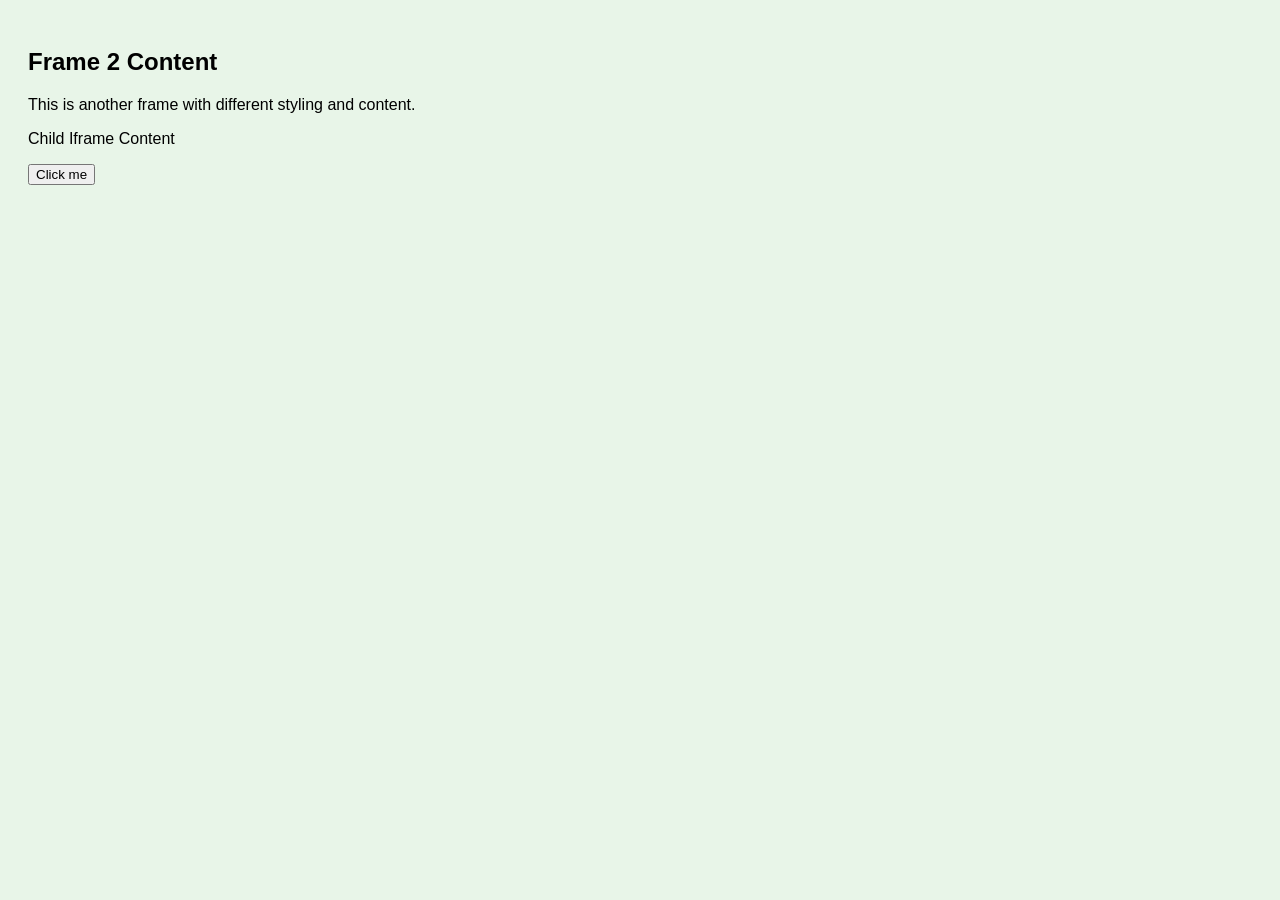
<file: pages/frame2.html>
<!DOCTYPE html>
<html lang="en">
<head>
    <meta charset="UTF-8">
    <meta name="viewport" content="width=device-width, initial-scale=1.0">
    <title>Frame 2 Content - Test App</title>
    <style>
        body {
            font-family: Arial, sans-serif;
            padding: 20px;
            background: #e8f5e8;
        }
    </style>
</head>
<body>
    <h2>Frame 2 Content</h2>
    <p>This is another frame with different styling and content.</p>
    <p>Child Iframe Content</p>
    <button onclick="alert('Button clicked in frame!')">Click me</button>
</body>
</html>
</file>
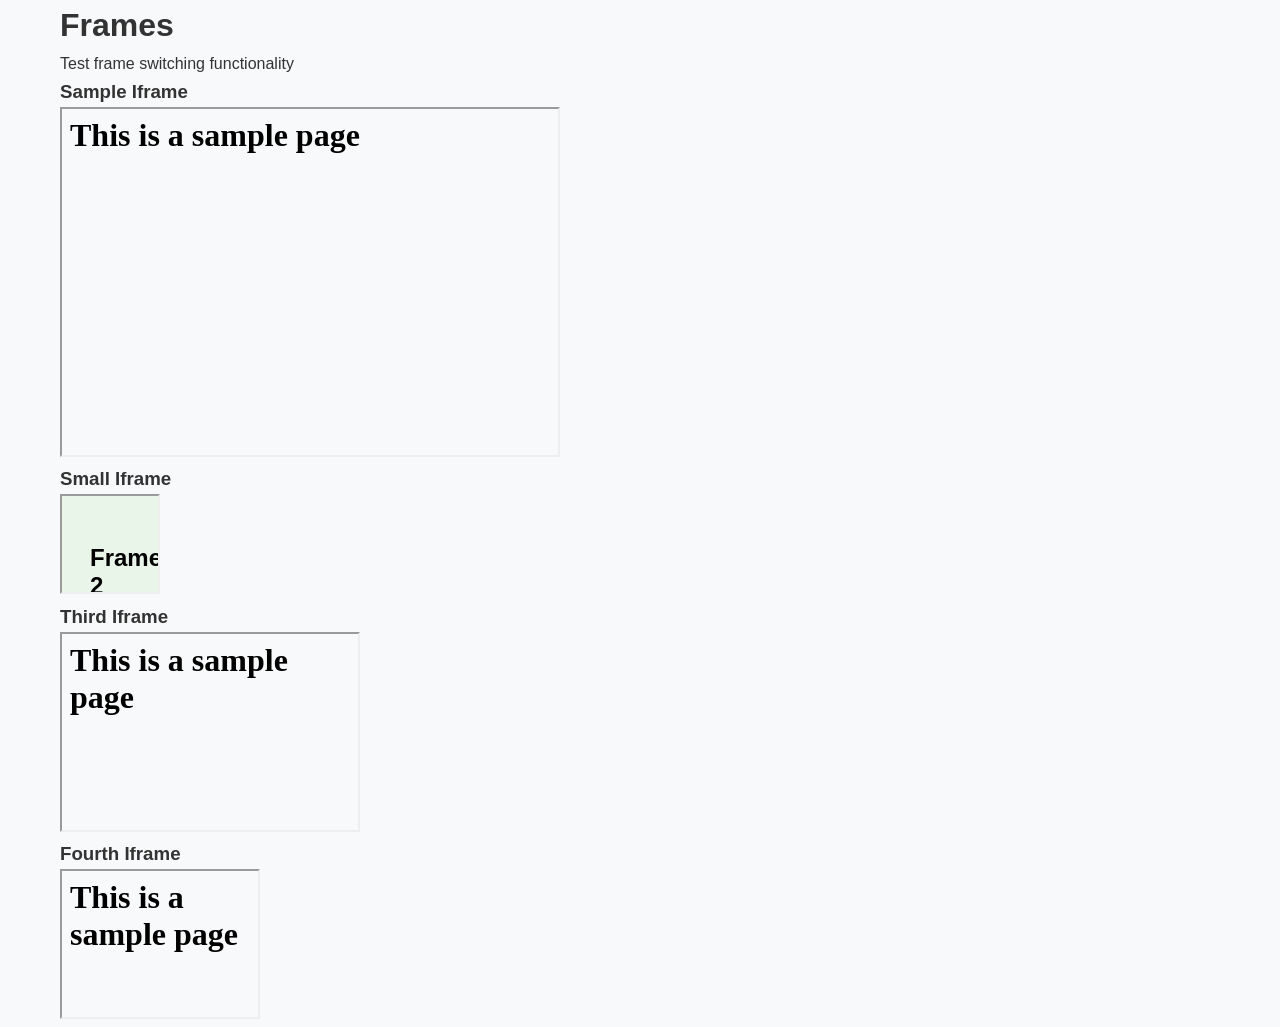
<file: pages/frames.html>
<!DOCTYPE html>
<html lang="en">
<head>
    <meta charset="UTF-8">
    <meta name="viewport" content="width=device-width, initial-scale=1.0">
    <title>Frames - Test App</title>
    <link rel="stylesheet" href="../css/style.css">
</head>
<body>
    <div class="container">
        <div class="header">
            <h1>Frames</h1>
            <p>Test frame switching functionality</p>
        </div>
        
        <div class="content">
            <div class="section">
                <h3>Sample Iframe</h3>
                <iframe id="frame1" src="data:text/html,<html><body><h1 id='sampleHeading'>This is a sample page</h1></body></html>" width="500" height="350"></iframe>
            </div>
            
            <div class="section">
                <h3>Small Iframe</h3>
                <iframe id="frame2" src="./frame2.html" width="100" height="100"></iframe>
            </div>
            
            <div class="section">
                <h3>Third Iframe</h3>
                <iframe id="frame3" src="data:text/html,<html><body><h1 id='sampleHeading'>This is a sample page</h1></body></html>" width="300" height="200"></iframe>
            </div>
            
            <div class="section">
                <h3>Fourth Iframe</h3>
                <iframe id="frame4" src="data:text/html,<html><body><h1 id='sampleHeading'>This is a sample page</h1></body></html>" width="200" height="150"></iframe>
            </div>
        </div>
    </div>
</body>
</html>
</file>
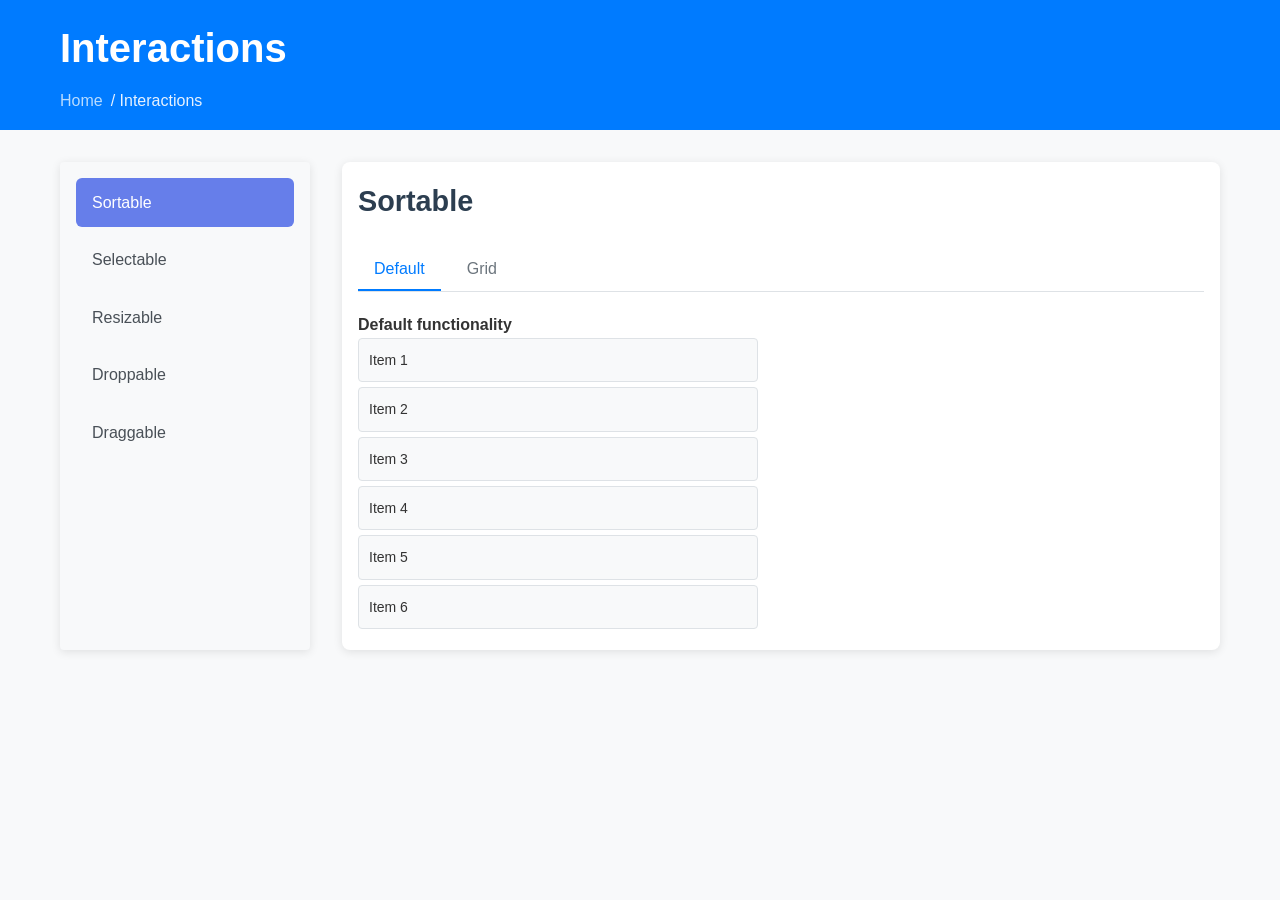
<file: pages/interactions.html>
<!DOCTYPE html>
<html lang="en">
<head>
    <meta charset="UTF-8">
    <meta name="viewport" content="width=device-width, initial-scale=1.0">
    <title>Interactions - Test Automation Practice</title>
    <link rel="stylesheet" href="../css/style.css">
    <style>
        .page-header {
            background: #007bff;
            color: white;
            padding: 1rem 0;
            margin-bottom: 2rem;
        }
        .breadcrumb {
            margin-top: 0.5rem;
        }
        .breadcrumb a {
            color: #cce7ff;
            text-decoration: none;
        }
        .nav-sidebar {
            background: #f8f9fa;
            padding: 1rem;
            border-radius: 4px;
        }
        .nav-sidebar ul {
            list-style: none;
            padding: 0;
            margin: 0;
        }
        .nav-sidebar li {
            margin-bottom: 0.5rem;
        }
        .nav-link {
            display: block;
            padding: 0.5rem 1rem;
            color: #495057;
            text-decoration: none;
            border-radius: 4px;
            transition: background-color 0.2s;
        }
        .nav-link:hover, .nav-link.active {
            background-color: #007bff;
            color: white;
        }
        .content-area {
            display: none;
            padding: 1rem;
        }
        .content-area.active {
            display: block;
        }
        .section-content {
            margin-bottom: 2rem;
        }
        
        /* Sortable Styles */
        .sortable {
            list-style-type: none;
            margin: 0;
            padding: 0;
            width: 100%;
            max-width: 400px;
        }
        .sortable li {
            margin: 0 0 5px 0;
            padding: 10px;
            font-size: 14px;
            background: #f8f9fa;
            border: 1px solid #dee2e6;
            cursor: move;
            border-radius: 4px;
            transition: background-color 0.2s;
        }
        .sortable li:hover {
            background: #e9ecef;
        }
        .sortable li.dragging {
            opacity: 0.5;
        }
        
        /* Grid Sortable */
        .sortable-grid {
            display: grid;
            grid-template-columns: repeat(3, 1fr);
            gap: 10px;
            width: 100%;
            max-width: 300px;
        }
        .sortable-grid .grid-item {
            padding: 20px;
            background: #f8f9fa;
            border: 1px solid #dee2e6;
            text-align: center;
            cursor: move;
            border-radius: 4px;
        }
        
        /* Selectable Styles */
        .selectable {
            list-style-type: none;
            margin: 0;
            padding: 0;
            width: 100%;
            max-width: 400px;
        }
        .selectable li {
            margin: 0 0 5px 0;
            padding: 10px;
            font-size: 14px;
            background: #f8f9fa;
            border: 1px solid #dee2e6;
            cursor: pointer;
            border-radius: 4px;
            transition: background-color 0.2s;
        }
        .selectable li:hover {
            background: #e9ecef;
        }
        .selectable li.ui-selected {
            background: #007bff;
            color: white;
        }
        
        /* Selectable Grid */
        .selectable-grid {
            display: grid;
            grid-template-columns: repeat(4, 1fr);
            gap: 10px;
            width: 100%;
            max-width: 400px;
        }
        .selectable-grid .grid-item {
            padding: 15px;
            background: #f8f9fa;
            border: 1px solid #dee2e6;
            text-align: center;
            cursor: pointer;
            border-radius: 4px;
        }
        .selectable-grid .grid-item.ui-selected {
            background: #007bff;
            color: white;
        }
        
        /* Resizable Styles */
        .resizable {
            width: 200px;
            height: 150px;
            padding: 10px;
            background: #f8f9fa;
            border: 2px solid #007bff;
            position: relative;
            resize: both;
            overflow: auto;
            border-radius: 4px;
        }
        
        /* Droppable Styles */
        .droppable-container {
            display: flex;
            gap: 20px;
            flex-wrap: wrap;
            margin-bottom: 20px;
        }
        .droppable {
            width: 150px;
            height: 150px;
            padding: 10px;
            background: #f8f9fa;
            border: 2px dashed #dee2e6;
            display: flex;
            align-items: center;
            justify-content: center;
            text-align: center;
            border-radius: 4px;
            transition: all 0.2s;
        }
        .droppable.drag-over {
            border-color: #007bff;
            background: #e7f3ff;
        }
        .droppable.dropped {
            background: #d4edda;
            border-color: #28a745;
        }
        .draggable {
            width: 100px;
            height: 100px;
            padding: 10px;
            background: #007bff;
            color: white;
            cursor: move;
            display: flex;
            align-items: center;
            justify-content: center;
            text-align: center;
            border-radius: 4px;
            margin-bottom: 10px;
        }
        .draggable.dragging {
            opacity: 0.5;
        }
        
        /* Accept/Reject Droppable */
        .accept-drop {
            border-color: #28a745;
        }
        .reject-drop {
            border-color: #dc3545;
        }
        
        /* Revert Draggable */
        .revert-draggable {
            background: #ffc107;
            color: #212529;
        }
        
        /* Axis Constrained */
        .axis-x {
            background: #17a2b8;
        }
        .axis-y {
            background: #6f42c1;
        }
        
        /* Container Constrained */
        .constrain-container {
            width: 300px;
            height: 200px;
            border: 2px solid #6c757d;
            position: relative;
            background: #f8f9fa;
            margin: 10px 0;
        }
        .constrained-draggable {
            width: 80px;
            height: 80px;
            background: #fd7e14;
            position: absolute;
            top: 10px;
            left: 10px;
        }
        
        /* Cursor Style */
        .cursor-move {
            cursor: move;
        }
        .cursor-pointer {
            cursor: pointer;
        }
        
        /* Sub Navigation */
        .sub-nav {
            display: flex;
            gap: 10px;
            border-bottom: 1px solid #dee2e6;
            margin-bottom: 20px;
        }
        .sub-nav .sub-nav-link {
            padding: 8px 16px;
            text-decoration: none;
            color: #6c757d;
            border-bottom: 2px solid transparent;
            transition: all 0.3s;
        }
        .sub-nav .sub-nav-link:hover {
            color: #007bff;
        }
        .sub-nav .sub-nav-link.active {
            color: #007bff;
            border-bottom-color: #007bff;
        }
        
        /* Sub Content */
        .sub-content {
            display: none;
        }
        .sub-content.active {
            display: block;
        }
    </style>
</head>
<body>
    <div class="page-header">
        <div class="container">
            <h1>Interactions</h1>
            <div class="breadcrumb">
                <a href="../index.html">Home</a> / Interactions
            </div>
        </div>
    </div>

    <div class="container">
        <div style="display: grid; grid-template-columns: 250px 1fr; gap: 2rem;">
            <!-- Sidebar Navigation -->
            <div class="nav-sidebar">
                <ul>
                    <li><a href="#sortable" class="nav-link active" data-target="sortable">Sortable</a></li>
                    <li><a href="#selectable" class="nav-link" data-target="selectable">Selectable</a></li>
                    <li><a href="#resizable" class="nav-link" data-target="resizable">Resizable</a></li>
                    <li><a href="#droppable" class="nav-link" data-target="droppable">Droppable</a></li>
                    <li><a href="#draggable" class="nav-link" data-target="draggable">Draggable</a></li>
                </ul>
            </div>

            <!-- Main Content -->
            <div>
                <!-- Sortable Section -->
                <div id="sortable" class="content-area section-content active">
                    <h2>Sortable</h2>
                    
                    <!-- Sub Navigation -->
                    <div class="sub-nav mb-3">
                        <a href="#" class="sub-nav-link active" data-target="sortable-default">Default</a>
                        <a href="#" class="sub-nav-link" data-target="sortable-grid">Grid</a>
                    </div>
                    
                    <div id="sortable-default" class="sub-content active">
                        <h4>Default functionality</h4>
                        <ul id="sortable-list" class="sortable">
                            <li>Item 1</li>
                            <li>Item 2</li>
                            <li>Item 3</li>
                            <li>Item 4</li>
                            <li>Item 5</li>
                            <li>Item 6</li>
                        </ul>
                    </div>
                    
                    <div id="sortable-grid" class="sub-content">
                        <h4>Display as grid</h4>
                        <div id="sortable-grid-layout" class="sortable-grid">
                            <div class="grid-item" draggable="true">One</div>
                            <div class="grid-item" draggable="true">Two</div>
                            <div class="grid-item" draggable="true">Three</div>
                            <div class="grid-item" draggable="true">Four</div>
                            <div class="grid-item" draggable="true">Five</div>
                            <div class="grid-item" draggable="true">Six</div>
                            <div class="grid-item" draggable="true">Seven</div>
                            <div class="grid-item" draggable="true">Eight</div>
                            <div class="grid-item" draggable="true">Nine</div>
                        </div>
                    </div>
                </div>

                <!-- Selectable Section -->
                <div id="selectable" class="content-area section-content">
                    <h2>Selectable</h2>
                    
                    <!-- Sub Navigation -->
                    <div class="sub-nav mb-3">
                        <a href="#" class="sub-nav-link active" data-target="selectable-default">Default</a>
                        <a href="#" class="sub-nav-link" data-target="selectable-grid">Grid</a>
                    </div>
                    
                    <div id="selectable-default" class="sub-content active">
                        <h4>Default functionality</h4>
                        <ol id="selectable-list" class="selectable">
                            <li>Cras justo odio</li>
                            <li>Dapibus ac facilisis in</li>
                            <li>Morbi leo risus</li>
                            <li>Porta ac consectetur ac</li>
                            <li>Vestibulum at eros</li>
                        </ol>
                    </div>
                    
                    <div id="selectable-grid" class="sub-content">
                        <h4>Display as grid</h4>
                        <div id="selectable-grid-layout" class="selectable-grid">
                            <div class="grid-item">One</div>
                            <div class="grid-item">Two</div>
                            <div class="grid-item">Three</div>
                            <div class="grid-item">Four</div>
                            <div class="grid-item">Five</div>
                            <div class="grid-item">Six</div>
                            <div class="grid-item">Seven</div>
                            <div class="grid-item">Eight</div>
                        </div>
                    </div>
                </div>

                <!-- Resizable Section -->
                <div id="resizable" class="content-area section-content">
                    <h2>Resizable</h2>
                    
                    <div class="mb-4">
                        <h4>Default functionality</h4>
                        <div id="resizable-box" class="resizable">
                            <h3>Resizable</h3>
                            <p>Resize me by dragging from the bottom-right corner</p>
                        </div>
                    </div>
                </div>

                <!-- Droppable Section -->
                <div id="droppable" class="content-area section-content">
                    <h2>Droppable</h2>
                    
                    <!-- Sub Navigation -->
                    <div class="sub-nav mb-3">
                        <a href="#" class="sub-nav-link active" data-target="droppable-simple">Simple</a>
                        <a href="#" class="sub-nav-link" data-target="droppable-accept">Accept</a>
                        <a href="#" class="sub-nav-link" data-target="droppable-prevent">Prevent Propagation</a>
                        <a href="#" class="sub-nav-link" data-target="droppable-revert">Revert Draggable</a>
                    </div>
                    
                    <div id="droppable-simple" class="sub-content active">
                        <h4>Simple</h4>
                        <div class="droppable-container">
                            <div id="simple-draggable" class="draggable" draggable="true">Drag me</div>
                            <div id="simple-droppable" class="droppable">Drop here</div>
                        </div>
                    </div>
                    
                    <div id="droppable-accept" class="sub-content">
                        <h4>Accept</h4>
                        <div class="droppable-container">
                            <div id="accept-draggable" class="draggable" draggable="true" data-accept="true">Acceptable</div>
                            <div id="reject-draggable" class="draggable" draggable="true" data-accept="false">Not acceptable</div>
                            <div id="accept-droppable" class="droppable accept-drop">Accept only 'Acceptable'</div>
                        </div>
                    </div>
                    
                    <div id="droppable-prevent" class="sub-content">
                        <h4>Prevent Propagation</h4>
                        <div class="droppable-container">
                            <div id="propagation-draggable" class="draggable" draggable="true">Drag me</div>
                            <div id="outer-droppable" class="droppable" style="width: 200px; height: 200px;">
                                Outer droppable
                                <div id="inner-droppable" class="droppable" style="width: 100px; height: 100px; margin: 20px;">Inner droppable</div>
                            </div>
                        </div>
                    </div>
                    
                    <div id="droppable-revert" class="sub-content">
                        <h4>Revert draggable position</h4>
                        <div class="droppable-container">
                            <div id="revert-draggable" class="draggable revert-draggable" draggable="true">Will Revert</div>
                            <div id="not-revert-draggable" class="draggable" draggable="true">Not Revert</div>
                            <div id="revert-droppable" class="droppable">Drop here (will revert)</div>
                        </div>
                    </div>
                </div>

                <!-- Draggable Section -->
                <div id="draggable" class="content-area section-content">
                    <h2>Draggable</h2>
                    
                    <!-- Sub Navigation -->
                    <div class="sub-nav mb-3">
                        <a href="#" class="sub-nav-link active" data-target="draggable-default">Default</a>
                        <a href="#" class="sub-nav-link" data-target="draggable-axis">Axis Restricted</a>
                        <a href="#" class="sub-nav-link" data-target="draggable-container">Container Restricted</a>
                        <a href="#" class="sub-nav-link" data-target="draggable-cursor">Cursor Style</a>
                    </div>
                    
                    <div id="draggable-default" class="sub-content active">
                        <h4>Default functionality</h4>
                        <div class="draggable-container">
                            <div id="simple-drag" class="draggable" draggable="true">Drag me around</div>
                        </div>
                    </div>
                    
                    <div id="draggable-axis" class="sub-content">
                        <h4>Constrain movement along an axis</h4>
                        <div class="draggable-container">
                            <div id="axis-x-drag" class="draggable axis-x" draggable="true">I can only move horizontally</div>
                            <div id="axis-y-drag" class="draggable axis-y" draggable="true">I can only move vertically</div>
                        </div>
                    </div>
                    
                    <div id="draggable-container" class="sub-content">
                        <h4>Constrain movement within a container</h4>
                        <div class="draggable-container">
                            <div class="constrain-container">
                                <div id="constrained-drag" class="draggable constrained-draggable" draggable="true">I'm contained</div>
                            </div>
                        </div>
                    </div>
                    
                    <div id="draggable-cursor" class="sub-content">
                        <h4>Cursor style</h4>
                        <div class="draggable-container">
                            <div id="cursor-move-drag" class="draggable cursor-move" draggable="true">Move cursor</div>
                            <div id="cursor-pointer-drag" class="draggable cursor-pointer" draggable="true">Pointer cursor</div>
                        </div>
                    </div>
                </div>
            </div>
        </div>
    </div>
    
    <script>
        // Navigation functionality
        document.querySelectorAll('.nav-link').forEach(link => {
            link.addEventListener('click', function(e) {
                e.preventDefault();
                
                // Remove active class from all links and content areas
                document.querySelectorAll('.nav-link').forEach(l => l.classList.remove('active'));
                document.querySelectorAll('.content-area').forEach(area => area.classList.remove('active'));
                
                // Add active class to clicked link
                this.classList.add('active');
                
                // Show corresponding content area
                const target = this.getAttribute('data-target');
                document.getElementById(target).classList.add('active');
            });
        });

        // Sortable functionality
        function initSortable() {
            let draggedElement = null;
            
            // List sortable
            document.querySelectorAll('#sortable-list li').forEach(item => {
                item.draggable = true;
                
                item.addEventListener('dragstart', function(e) {
                    draggedElement = this;
                    this.classList.add('dragging');
                    e.dataTransfer.effectAllowed = 'move';
                    e.dataTransfer.setData('text/html', this.outerHTML);
                });
                
                item.addEventListener('dragend', function() {
                    this.classList.remove('dragging');
                });
                
                item.addEventListener('dragover', function(e) {
                    e.preventDefault();
                    e.dataTransfer.dropEffect = 'move';
                });
                
                item.addEventListener('drop', function(e) {
                    e.preventDefault();
                    if (draggedElement !== this) {
                        const parent = this.parentNode;
                        const draggedIndex = Array.from(parent.children).indexOf(draggedElement);
                        const targetIndex = Array.from(parent.children).indexOf(this);
                        
                        // Always insert after the target element for "below" behavior
                        parent.insertBefore(draggedElement, this.nextSibling);
                    }
                });
            });
            
            // Add drop event listener to the list container for "drag to top" functionality
            const sortableList = document.getElementById('sortable-list');
            sortableList.addEventListener('dragover', function(e) {
                e.preventDefault();
                e.dataTransfer.dropEffect = 'move';
            });
            
            sortableList.addEventListener('drop', function(e) {
                e.preventDefault();
                if (draggedElement && e.target === this) {
                    // Insert at the beginning of the list
                    this.insertBefore(draggedElement, this.firstChild);
                }
            });
            
            // Grid sortable
            document.querySelectorAll('#sortable-grid .grid-item').forEach(item => {
                item.addEventListener('dragstart', function(e) {
                    draggedElement = this;
                    e.dataTransfer.effectAllowed = 'move';
                });
                
                item.addEventListener('dragover', function(e) {
                    e.preventDefault();
                });
                
                item.addEventListener('drop', function(e) {
                    e.preventDefault();
                    if (draggedElement !== this) {
                        const temp = this.textContent;
                        this.textContent = draggedElement.textContent;
                        draggedElement.textContent = temp;
                    }
                });
            });
        }

        // Selectable functionality
        function initSelectable() {
            // List selectable
            document.querySelectorAll('#selectable-list li').forEach(item => {
                item.addEventListener('click', function(e) {
                    if (e.ctrlKey || e.metaKey) {
                        this.classList.toggle('ui-selected');
                    } else {
                        document.querySelectorAll('#selectable-list li').forEach(li => li.classList.remove('ui-selected'));
                        this.classList.add('ui-selected');
                    }
                });
            });
            
            // Grid selectable
            document.querySelectorAll('#selectable-grid .grid-item').forEach(item => {
                item.addEventListener('click', function(e) {
                    if (e.ctrlKey || e.metaKey) {
                        this.classList.toggle('ui-selected');
                    } else {
                        document.querySelectorAll('#selectable-grid .grid-item').forEach(li => li.classList.remove('ui-selected'));
                        this.classList.add('ui-selected');
                    }
                });
            });
        }

        // Droppable functionality
        function initDroppable() {
            // Simple droppable
            const simpleDraggable = document.getElementById('simple-draggable');
            const simpleDroppable = document.getElementById('simple-droppable');
            
            simpleDraggable.addEventListener('dragstart', function(e) {
                this.classList.add('dragging');
                e.dataTransfer.setData('text/plain', this.id);
            });
            
            simpleDraggable.addEventListener('dragend', function() {
                this.classList.remove('dragging');
            });
            
            simpleDroppable.addEventListener('dragover', function(e) {
                e.preventDefault();
                this.classList.add('drag-over');
            });
            
            simpleDroppable.addEventListener('dragleave', function() {
                this.classList.remove('drag-over');
            });
            
            simpleDroppable.addEventListener('drop', function(e) {
                e.preventDefault();
                this.classList.remove('drag-over');
                this.classList.add('dropped');
                this.textContent = 'Dropped!';
            });
            
            // Accept droppable
            const acceptDraggable = document.getElementById('accept-draggable');
            const rejectDraggable = document.getElementById('reject-draggable');
            const acceptDroppable = document.getElementById('accept-droppable');
            
            [acceptDraggable, rejectDraggable].forEach(draggable => {
                draggable.addEventListener('dragstart', function(e) {
                    this.classList.add('dragging');
                    e.dataTransfer.setData('text/plain', this.getAttribute('data-accept'));
                });
                
                draggable.addEventListener('dragend', function() {
                    this.classList.remove('dragging');
                });
            });
            
            acceptDroppable.addEventListener('dragover', function(e) {
                e.preventDefault();
                this.classList.add('drag-over');
            });
            
            acceptDroppable.addEventListener('dragleave', function() {
                this.classList.remove('drag-over');
            });
            
            acceptDroppable.addEventListener('drop', function(e) {
                e.preventDefault();
                e.stopPropagation();
                this.classList.remove('drag-over');
                // Ensure 'dropped' class is removed first
                this.classList.remove('dropped');
                const acceptValue = e.dataTransfer.getData('text/plain');
                const isAcceptable = acceptValue === 'true';
                if (isAcceptable) {
                    this.classList.add('dropped');
                    this.textContent = 'Accepted!';
                } else {
                    // Explicitly ensure 'dropped' class is not present for rejected elements
                    this.classList.remove('dropped');
                    this.style.background = '#f8d7da';
                    this.textContent = 'Rejected!';
                    setTimeout(() => {
                        this.style.background = '';
                        this.textContent = "Accept only 'Acceptable'";
                        // Ensure 'dropped' class is still not present after timeout
                        this.classList.remove('dropped');
                    }, 100);
                }
            });
            
            // Propagation droppable
            const propagationDraggable = document.getElementById('propagation-draggable');
            const outerDroppable = document.getElementById('outer-droppable');
            const innerDroppable = document.getElementById('inner-droppable');
            
            propagationDraggable.addEventListener('dragstart', function(e) {
                this.classList.add('dragging');
                e.dataTransfer.setData('text/plain', 'propagation');
            });
            
            propagationDraggable.addEventListener('dragend', function() {
                this.classList.remove('dragging');
            });
            
            [outerDroppable, innerDroppable].forEach(droppable => {
                droppable.addEventListener('dragover', function(e) {
                    e.preventDefault();
                    this.classList.add('drag-over');
                });
                
                droppable.addEventListener('dragleave', function() {
                    this.classList.remove('drag-over');
                });
                
                droppable.addEventListener('drop', function(e) {
                    e.preventDefault();
                    e.stopPropagation();
                    this.classList.remove('drag-over');
                    this.classList.add('dropped');
                    if (this.id === 'inner-droppable') {
                        this.textContent = 'Inner dropped!';
                    } else {
                        this.innerHTML = 'Outer dropped!<div id="inner-droppable" class="droppable" style="width: 100px; height: 100px; margin: 20px;">Inner droppable</div>';
                    }
                });
            });
            
            // Revert droppable
            const revertDraggable = document.getElementById('revert-draggable');
            const notRevertDraggable = document.getElementById('not-revert-draggable');
            const revertDroppable = document.getElementById('revert-droppable');
            let originalPosition = null;
            let draggedElement = null;
            
            // Will Revert element
            revertDraggable.addEventListener('dragstart', function(e) {
                this.classList.add('dragging');
                draggedElement = this;
                originalPosition = {
                    parent: this.parentNode,
                    nextSibling: this.nextSibling
                };
                e.dataTransfer.setData('text/plain', 'revert');
            });
            
            revertDraggable.addEventListener('dragend', function() {
                this.classList.remove('dragging');
            });
            
            // Not Revert element
            notRevertDraggable.addEventListener('dragstart', function(e) {
                this.classList.add('dragging');
                draggedElement = this;
                e.dataTransfer.setData('text/plain', 'not-revert');
            });
            
            notRevertDraggable.addEventListener('dragend', function() {
                this.classList.remove('dragging');
            });
            
            revertDroppable.addEventListener('dragover', function(e) {
                e.preventDefault();
                this.classList.add('drag-over');
            });
            
            revertDroppable.addEventListener('dragleave', function() {
                this.classList.remove('drag-over');
            });
            
            revertDroppable.addEventListener('drop', function(e) {
                e.preventDefault();
                this.classList.remove('drag-over');
                this.classList.add('dropped');
                
                const dragType = e.dataTransfer.getData('text/plain');
                
                if (dragType === 'revert') {
                    this.textContent = 'Dropped! Reverting...';
                    setTimeout(() => {
                        if (originalPosition.nextSibling) {
                            originalPosition.parent.insertBefore(revertDraggable, originalPosition.nextSibling);
                        } else {
                            originalPosition.parent.appendChild(revertDraggable);
                        }
                        this.classList.remove('dropped');
                        this.textContent = 'Drop here (will revert)';
                    }, 1000);
                } else if (dragType === 'not-revert') {
                    this.textContent = 'Element stayed!';
                    // Element stays in the drop area
                }
            });
        }

        // Draggable functionality
        function initDraggable() {
            let isDragging = false;
            let currentElement = null;
            let startX, startY, initialX, initialY;
            
            function makeDraggable(element, options = {}) {
                element.addEventListener('mousedown', function(e) {
                    isDragging = true;
                    currentElement = this;
                    
                    startX = e.clientX;
                    startY = e.clientY;
                    
                    const rect = this.getBoundingClientRect();
                    initialX = rect.left;
                    initialY = rect.top;
                    
                    this.style.position = 'absolute';
                    this.style.left = initialX + 'px';
                    this.style.top = initialY + 'px';
                    this.style.zIndex = '1000';
                    
                    e.preventDefault();
                });
            }
            
            document.addEventListener('mousemove', function(e) {
                if (!isDragging || !currentElement) return;
                
                const deltaX = e.clientX - startX;
                const deltaY = e.clientY - startY;
                
                let newX = initialX + deltaX;
                let newY = initialY + deltaY;
                
                // Apply constraints based on element type
                if (currentElement.id === 'axis-x-drag') {
                    newY = initialY; // Only horizontal movement
                } else if (currentElement.id === 'axis-y-drag') {
                    newX = initialX; // Only vertical movement
                } else if (currentElement.id === 'constrained-drag') {
                    const container = currentElement.parentNode;
                    const containerRect = container.getBoundingClientRect();
                    const elementRect = currentElement.getBoundingClientRect();
                    
                    newX = Math.max(containerRect.left, Math.min(newX, containerRect.right - elementRect.width));
                    newY = Math.max(containerRect.top, Math.min(newY, containerRect.bottom - elementRect.height));
                }
                
                currentElement.style.left = newX + 'px';
                currentElement.style.top = newY + 'px';
            });
            
            document.addEventListener('mouseup', function() {
                if (isDragging && currentElement) {
                    isDragging = false;
                    currentElement = null;
                }
            });
            
            // Initialize all draggable elements
            document.querySelectorAll('#simple-drag, #axis-x-drag, #axis-y-drag, #constrained-drag, #cursor-move-drag, #cursor-pointer-drag').forEach(element => {
                makeDraggable(element);
            });
        }

        // Sub Navigation functionality
        function initSubNavigation() {
            document.querySelectorAll('.sub-nav .sub-nav-link').forEach(link => {
                link.addEventListener('click', function(e) {
                    e.preventDefault();
                    
                    const targetId = this.getAttribute('data-target');
                    const parentSection = this.closest('.content-area');
                    
                    // Remove active class from all sub-nav links in this section
                    parentSection.querySelectorAll('.sub-nav .sub-nav-link').forEach(navLink => {
                        navLink.classList.remove('active');
                    });
                    
                    // Add active class to clicked link
                    this.classList.add('active');
                    
                    // Hide all sub-content in this section
                    parentSection.querySelectorAll('.sub-content').forEach(content => {
                        content.classList.remove('active');
                    });
                    
                    // Show target content
                    const targetContent = parentSection.querySelector('#' + targetId);
                    if (targetContent) {
                        targetContent.classList.add('active');
                    }
                });
            });
            
            // Initialize first tab as active for each section
            document.querySelectorAll('.content-area').forEach(section => {
                const firstLink = section.querySelector('.sub-nav .sub-nav-link');
                const firstContent = section.querySelector('.sub-content');
                
                if (firstLink && firstContent) {
                    firstLink.classList.add('active');
                    firstContent.classList.add('active');
                }
            });
        }

        // Initialize all functionality
        document.addEventListener('DOMContentLoaded', function() {
            initSortable();
            initSelectable();
            initDroppable();
            initDraggable();
            initSubNavigation();
        });
    </script>
</body>
</html>
</file>
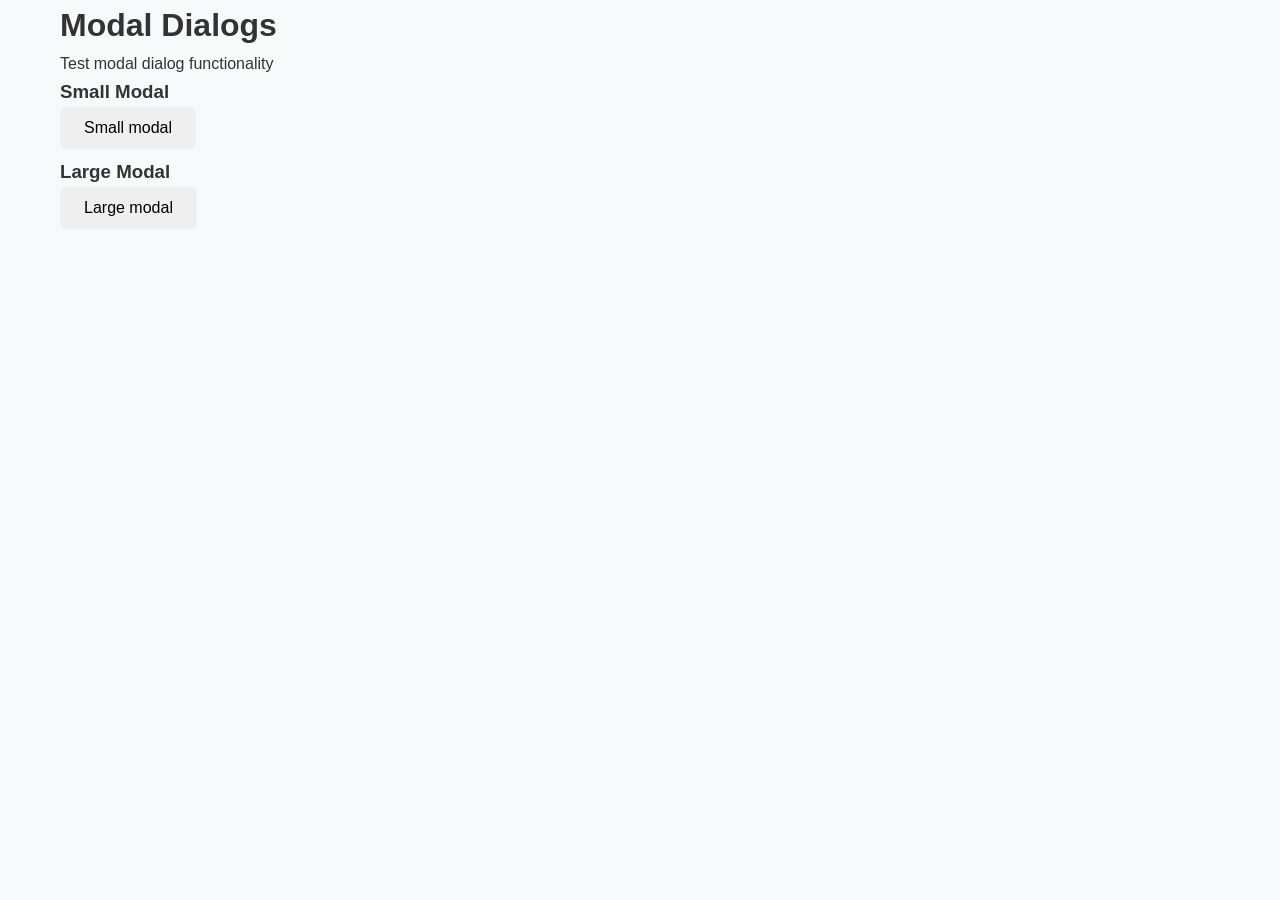
<file: pages/modal_dialogs.html>
<!DOCTYPE html>
<html lang="en">
<head>
    <meta charset="UTF-8">
    <meta name="viewport" content="width=device-width, initial-scale=1.0">
    <title>Modal Dialogs - Test App</title>
    <link rel="stylesheet" href="../css/style.css">
    <style>
        .modal {
            display: none;
            position: fixed;
            z-index: 1;
            left: 0;
            top: 0;
            width: 100%;
            height: 100%;
            background-color: rgba(0,0,0,0.4);
        }
        .modal-content {
            background-color: #fefefe;
            margin: 15% auto;
            padding: 20px;
            border: 1px solid #888;
            width: 80%;
            max-width: 500px;
            border-radius: 5px;
        }
        .close {
            color: #aaa;
            float: right;
            font-size: 28px;
            font-weight: bold;
            cursor: pointer;
        }
        .close:hover {
            color: black;
        }
    </style>
</head>
<body>
    <div class="container">
        <div class="header">
            <h1>Modal Dialogs</h1>
            <p>Test modal dialog functionality</p>
        </div>
        
        <div class="content">
            <div class="section">
                <h3>Small Modal</h3>
                <button id="showSmallModal" class="btn">Small modal</button>
            </div>
            
            <div class="section">
                <h3>Large Modal</h3>
                <button id="showLargeModal" class="btn">Large modal</button>
            </div>
        </div>
    </div>
    
    <!-- Small Modal -->
    <div id="smallModal" class="modal">
        <div class="modal-content">
            <span class="close" id="closeSmallModal">&times;</span>
            <h2>Small Modal</h2>
            <p>This is a small modal. It has very less content</p>
            <button id="closeSmallModalBtn" class="btn">Close</button>
        </div>
    </div>
    
    <!-- Large Modal -->
    <div id="largeModal" class="modal">
        <div class="modal-content">
            <span class="close" id="closeLargeModal">&times;</span>
            <h2>Large Modal</h2>
            <p>Lorem Ipsum is simply dummy text of the printing and typesetting industry. Lorem Ipsum has been the industry's standard dummy text ever since the 1500s, when an unknown printer took a galley of type and scrambled it to make a type specimen book. It has survived not only five centuries, but also the leap into electronic typesetting, remaining essentially unchanged. It was popularised in the 1960s with the release of Letraset sheets containing Lorem Ipsum passages, and more recently with desktop publishing software like Aldus PageMaker including versions of Lorem Ipsum.</p>
            <button id="closeLargeModalBtn" class="btn">Close</button>
        </div>
    </div>
    
    <script>
        // Small Modal
        document.getElementById('showSmallModal').addEventListener('click', function() {
            document.getElementById('smallModal').style.display = 'block';
        });
        
        document.getElementById('closeSmallModal').addEventListener('click', function() {
            document.getElementById('smallModal').style.display = 'none';
        });
        
        document.getElementById('closeSmallModalBtn').addEventListener('click', function() {
            document.getElementById('smallModal').style.display = 'none';
        });
        
        // Large Modal
        document.getElementById('showLargeModal').addEventListener('click', function() {
            document.getElementById('largeModal').style.display = 'block';
        });
        
        document.getElementById('closeLargeModal').addEventListener('click', function() {
            document.getElementById('largeModal').style.display = 'none';
        });
        
        document.getElementById('closeLargeModalBtn').addEventListener('click', function() {
            document.getElementById('largeModal').style.display = 'none';
        });
        
        // Close modal when clicking outside
        window.addEventListener('click', function(event) {
            const smallModal = document.getElementById('smallModal');
            const largeModal = document.getElementById('largeModal');
            if (event.target === smallModal) {
                smallModal.style.display = 'none';
            }
            if (event.target === largeModal) {
                largeModal.style.display = 'none';
            }
        });
        
        // Close modal when pressing Escape key
        document.addEventListener('keydown', function(event) {
            if (event.key === 'Escape') {
                const smallModal = document.getElementById('smallModal');
                const largeModal = document.getElementById('largeModal');
                if (smallModal.style.display === 'block') {
                    smallModal.style.display = 'none';
                }
                if (largeModal.style.display === 'block') {
                    largeModal.style.display = 'none';
                }
            }
        });
    </script>
</body>
</html>
</file>
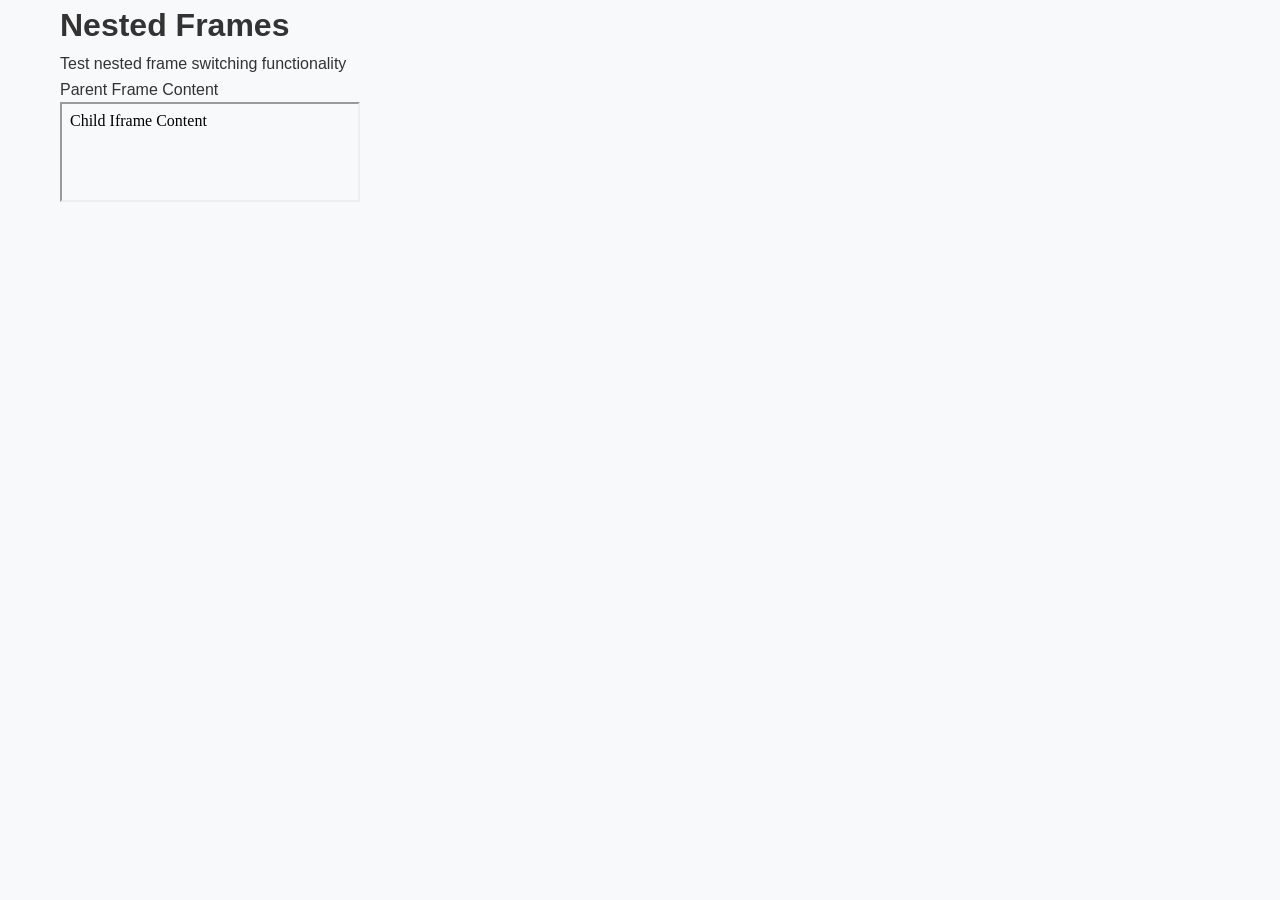
<file: pages/nested_frames.html>
<!DOCTYPE html>
<html lang="en">
<head>
    <meta charset="UTF-8">
    <meta name="viewport" content="width=device-width, initial-scale=1.0">
    <title>Nested Frames - Test App</title>
    <link rel="stylesheet" href="../css/style.css">
</head>
<body>
    <div class="container">
        <div class="header">
            <h1>Nested Frames</h1>
            <p>Test nested frame switching functionality</p>
        </div>
        
        <div class="content" id="parent-frame">
            <p>Parent Frame Content</p>
            <div class="section">
                <iframe id="sample-frame-2" src="data:text/html,<html><body><p>Child Iframe Content</p></body></html>" width="300" height="100"></iframe>
            </div>
        </div>
    </div>
</body>
</html>
</file>
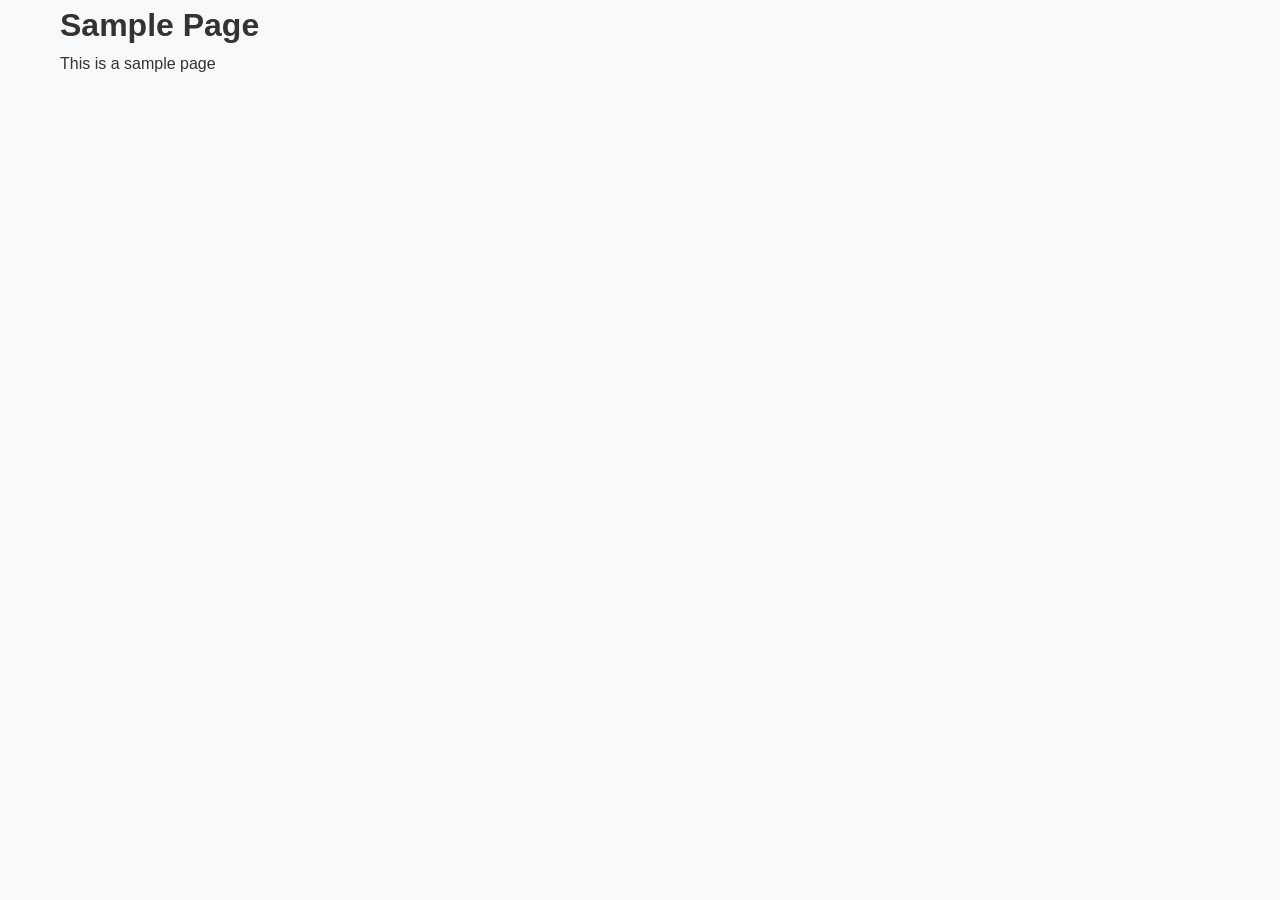
<file: pages/sample.html>
<!DOCTYPE html>
<html lang="en">
<head>
    <meta charset="UTF-8">
    <meta name="viewport" content="width=device-width, initial-scale=1.0">
    <title>Sample Page - Test App</title>
    <link rel="stylesheet" href="../css/style.css">
</head>
<body>
    <div class="container">
        <div class="header">
            <h1>Sample Page</h1>
        </div>
        
        <div class="content">
            <p>This is a sample page</p>
        </div>
    </div>
</body>
</html>
</file>
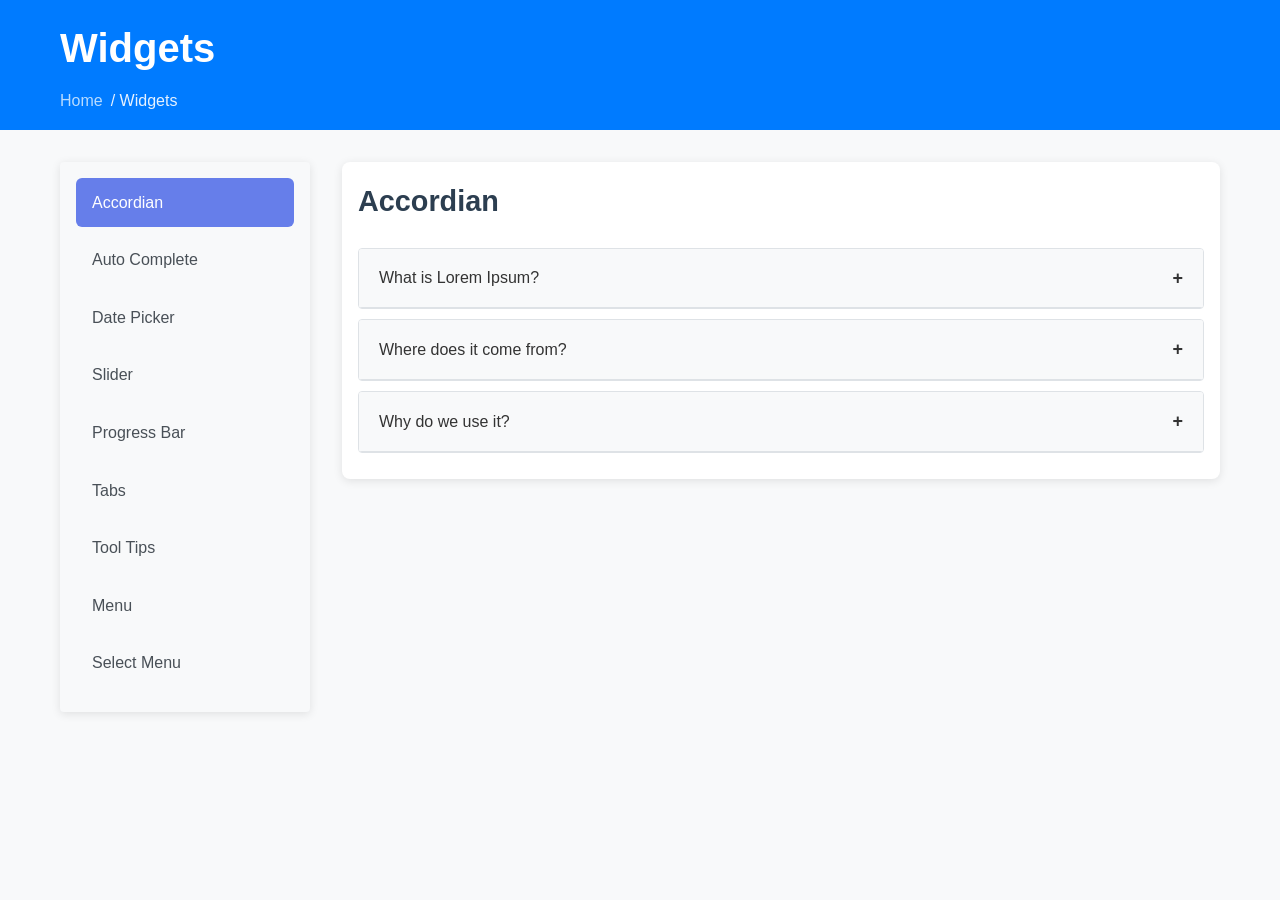
<file: pages/widgets.html>
<!DOCTYPE html>
<html lang="en">
<head>
    <meta charset="UTF-8">
    <meta name="viewport" content="width=device-width, initial-scale=1.0">
    <title>Widgets - Test Automation Practice</title>
    <link rel="stylesheet" href="../css/style.css">
    <style>
        .page-header {
            background: #007bff;
            color: white;
            padding: 1rem 0;
            margin-bottom: 2rem;
        }
        .breadcrumb {
            margin-top: 0.5rem;
        }
        .breadcrumb a {
            color: #cce7ff;
            text-decoration: none;
        }
        .nav-sidebar {
            background: #f8f9fa;
            padding: 1rem;
            border-radius: 4px;
        }
        .nav-sidebar ul {
            list-style: none;
            padding: 0;
            margin: 0;
        }
        .nav-sidebar li {
            margin-bottom: 0.5rem;
        }
        .nav-link {
            display: block;
            padding: 0.5rem 1rem;
            color: #495057;
            text-decoration: none;
            border-radius: 4px;
            transition: background-color 0.2s;
        }
        .nav-link:hover, .nav-link.active {
            background-color: #007bff;
            color: white;
        }
        .content-area {
            display: none;
            padding: 1rem;
        }
        .content-area.active {
            display: block;
        }
        .section-content {
            margin-bottom: 2rem;
        }
        
        /* Accordion Styles */
        .accordion {
            border: 1px solid #dee2e6;
            border-radius: 4px;
            margin-bottom: 10px;
            overflow: hidden;
        }
        .accordion-header {
            background: #f8f9fa;
            padding: 15px 20px;
            cursor: pointer;
            border-bottom: 1px solid #dee2e6;
            font-weight: 500;
            display: flex;
            justify-content: space-between;
            align-items: center;
            transition: background-color 0.2s;
        }
        .accordion-header:hover {
            background: #e9ecef;
        }
        .accordion-header.active {
            background: #007bff;
            color: white;
        }
        .accordion-header::after {
            content: '+';
            font-size: 18px;
            font-weight: bold;
        }
        .accordion-header.active::after {
            content: '-';
        }
        .accordion-content {
            padding: 0;
            max-height: 0;
            overflow: hidden;
            transition: max-height 0.3s ease;
        }
        .accordion-content.active {
            max-height: 200px;
            padding: 15px 20px;
        }
        
        /* Auto Complete Styles */
        .autocomplete-container {
            position: relative;
            width: 100%;
            max-width: 300px;
        }
        .autocomplete-input {
            width: 100%;
            padding: 10px;
            border: 1px solid #dee2e6;
            border-radius: 4px;
            font-size: 14px;
        }
        .autocomplete-list {
            position: absolute;
            top: 100%;
            left: 0;
            right: 0;
            background: white;
            border: 1px solid #dee2e6;
            border-top: none;
            border-radius: 0 0 4px 4px;
            max-height: 200px;
            overflow-y: auto;
            z-index: 1000;
            display: none;
        }
        .autocomplete-item {
            padding: 10px;
            cursor: pointer;
            border-bottom: 1px solid #f8f9fa;
        }
        .autocomplete-item:hover, .autocomplete-item.highlighted {
            background: #e9ecef;
        }
        .autocomplete-item:last-child {
            border-bottom: none;
        }
        
        /* Date Picker Styles */
        .date-picker-container {
            margin-bottom: 20px;
        }
        .date-input {
            padding: 10px;
            border: 1px solid #dee2e6;
            border-radius: 4px;
            font-size: 14px;
            width: 200px;
        }
        .time-input {
            padding: 10px;
            border: 1px solid #dee2e6;
            border-radius: 4px;
            font-size: 14px;
            width: 150px;
            margin-left: 10px;
        }
        
        /* Slider Styles */
        .slider-container {
            margin: 20px 0;
        }
        .slider {
            width: 100%;
            max-width: 400px;
        }
        .slider input[type="range"] {
            width: 100%;
            height: 8px;
            -webkit-appearance: none;
            appearance: none;
            background: #dee2e6;
            outline: none;
            border-radius: 4px;
        }
        .slider input[type="range"]::-webkit-slider-thumb {
            -webkit-appearance: none;
            appearance: none;
            width: 20px;
            height: 20px;
            background: #007bff;
            cursor: pointer;
            border-radius: 50%;
        }
        .slider input[type="range"]::-moz-range-thumb {
            width: 20px;
            height: 20px;
            background: #007bff;
            cursor: pointer;
            border-radius: 50%;
            border: none;
        }
        .slider-value {
            margin-top: 10px;
            font-weight: 500;
        }
        
        /* Progress Bar Styles */
        .progress-container {
            margin: 20px 0;
        }
        .progress-bar {
            width: 100%;
            max-width: 400px;
            height: 20px;
            background: #e9ecef;
            border-radius: 10px;
            overflow: hidden;
            margin: 10px 0;
        }
        .progress-fill {
            height: 100%;
            background: linear-gradient(90deg, #007bff, #0056b3);
            width: 0%;
            transition: width 0.3s ease;
            border-radius: 10px;
        }
        .progress-controls {
            margin-top: 10px;
        }
        .progress-controls button {
            margin-right: 10px;
            padding: 8px 16px;
            border: 1px solid #007bff;
            background: #007bff;
            color: white;
            border-radius: 4px;
            cursor: pointer;
        }
        .progress-controls button:hover {
            background: #0056b3;
        }
        
        /* Tabs Styles */
        .tabs {
            border: 1px solid #dee2e6;
            border-radius: 4px;
            overflow: hidden;
        }
        .tab-list {
            display: flex;
            background: #f8f9fa;
            border-bottom: 1px solid #dee2e6;
            margin: 0;
            padding: 0;
            list-style: none;
        }
        .tab-list li {
            flex: 1;
        }
        .tab-list button {
            width: 100%;
            padding: 15px;
            border: none;
            background: transparent;
            cursor: pointer;
            border-right: 1px solid #dee2e6;
            transition: background-color 0.2s;
        }
        .tab-list button:last-child {
            border-right: none;
        }
        .tab-list button:hover {
            background: #e9ecef;
        }
        .tab-list button.active {
            background: #007bff;
            color: white;
        }
        .tab-content {
            padding: 20px;
            display: none;
        }
        .tab-content.active {
            display: block;
        }
        
        /* Tooltip Styles */
        .tooltip {
            position: relative;
            display: inline-block;
            cursor: pointer;
            margin: 10px;
        }
        .tooltip-button {
            padding: 10px 15px;
            background: #007bff;
            color: white;
            border: none;
            border-radius: 4px;
            cursor: pointer;
        }
        .tooltip .tooltiptext {
            visibility: hidden;
            width: 140px;
            background-color: #333;
            color: #fff;
            text-align: center;
            border-radius: 4px;
            padding: 8px;
            position: absolute;
            z-index: 1;
            opacity: 0;
            transition: opacity 0.3s;
            font-size: 12px;
        }
        .tooltip-top .tooltiptext {
            bottom: 125%;
            left: 50%;
            margin-left: -70px;
        }
        .tooltip-bottom .tooltiptext {
            top: 125%;
            left: 50%;
            margin-left: -70px;
        }
        .tooltip-left .tooltiptext {
            top: 50%;
            right: 125%;
            margin-top: -15px;
        }
        .tooltip-right .tooltiptext {
            top: 50%;
            left: 125%;
            margin-top: -15px;
        }
        .tooltip:hover .tooltiptext {
            visibility: visible;
            opacity: 1;
        }
        
        /* Menu Styles */
        .menu {
            list-style: none;
            padding: 0;
            margin: 0;
            border: 1px solid #dee2e6;
            border-radius: 4px;
            background: white;
            max-width: 200px;
        }
        .menu li {
            position: relative;
        }
        .menu a {
            display: block;
            padding: 12px 16px;
            color: #495057;
            text-decoration: none;
            border-bottom: 1px solid #f8f9fa;
            transition: background-color 0.2s;
        }
        .menu a:hover {
            background: #f8f9fa;
        }
        .menu li:last-child a {
            border-bottom: none;
        }
        .menu .has-submenu > a::after {
            content: '▶';
            float: right;
            font-size: 10px;
        }
        .submenu {
            list-style: none;
            padding: 0;
            margin: 0;
            position: absolute;
            left: 100%;
            top: 0;
            background: white;
            border: 1px solid #dee2e6;
            border-radius: 4px;
            min-width: 150px;
            display: none;
            z-index: 1000;
        }
        .menu li:hover .submenu {
            display: block;
        }
        .submenu a {
            padding: 10px 12px;
            font-size: 14px;
        }
        
        /* Select Menu Styles */
        .select-container {
            margin: 20px 0;
        }
        .select-menu {
            position: relative;
            width: 100%;
            max-width: 300px;
        }
        .select-button {
            width: 100%;
            padding: 10px 15px;
            border: 1px solid #dee2e6;
            border-radius: 4px;
            background: white;
            cursor: pointer;
            display: flex;
            justify-content: space-between;
            align-items: center;
        }
        .select-button::after {
            content: '▼';
            font-size: 12px;
        }
        .select-dropdown {
            position: absolute;
            top: 100%;
            left: 0;
            right: 0;
            background: white;
            border: 1px solid #dee2e6;
            border-top: none;
            border-radius: 0 0 4px 4px;
            max-height: 200px;
            overflow-y: auto;
            z-index: 1000;
            display: none;
        }
        .select-option {
            padding: 10px 15px;
            cursor: pointer;
            border-bottom: 1px solid #f8f9fa;
        }
        .select-option:hover {
            background: #f8f9fa;
        }
        .select-option.selected {
            background: #007bff;
            color: white;
        }
        .select-option:last-child {
            border-bottom: none;
        }
        
        /* Multi-select specific */
        .multi-select .select-option {
            position: relative;
            padding-left: 35px;
        }
        .multi-select .select-option::before {
            content: '';
            position: absolute;
            left: 10px;
            top: 50%;
            transform: translateY(-50%);
            width: 16px;
            height: 16px;
            border: 1px solid #dee2e6;
            border-radius: 2px;
            background: white;
        }
        .multi-select .select-option.selected::before {
            background: #007bff;
            border-color: #007bff;
        }
        .multi-select .select-option.selected::after {
            content: '✓';
            position: absolute;
            left: 12px;
            top: 50%;
            transform: translateY(-50%);
            color: white;
            font-size: 12px;
        }
    </style>
</head>
<body>
    <div class="page-header">
        <div class="container">
            <h1>Widgets</h1>
            <div class="breadcrumb">
                <a href="../index.html">Home</a> / Widgets
            </div>
        </div>
    </div>

    <div class="container">
        <div style="display: grid; grid-template-columns: 250px 1fr; gap: 2rem;">
            <!-- Sidebar Navigation -->
            <div class="nav-sidebar">
                <ul>
                    <li><a href="#accordian" class="nav-link active" data-target="accordian">Accordian</a></li>
                    <li><a href="#auto-complete" class="nav-link" data-target="auto-complete">Auto Complete</a></li>
                    <li><a href="#date-picker" class="nav-link" data-target="date-picker">Date Picker</a></li>
                    <li><a href="#slider" class="nav-link" data-target="slider">Slider</a></li>
                    <li><a href="#progress-bar" class="nav-link" data-target="progress-bar">Progress Bar</a></li>
                    <li><a href="#tabs" class="nav-link" data-target="tabs">Tabs</a></li>
                    <li><a href="#tool-tips" class="nav-link" data-target="tool-tips">Tool Tips</a></li>
                    <li><a href="#menu" class="nav-link" data-target="menu">Menu</a></li>
                    <li><a href="#select-menu" class="nav-link" data-target="select-menu">Select Menu</a></li>
                </ul>
            </div>

            <!-- Main Content -->
            <div>
                <!-- Accordion Section -->
                <div id="accordian" class="content-area section-content active">
                    <h2>Accordian</h2>
                    
                    <div class="accordion">
                        <div class="accordion-header" data-target="accordion1">
                            What is Lorem Ipsum?
                        </div>
                        <div id="accordion1" class="accordion-content">
                            <p>Lorem Ipsum is simply dummy text of the printing and typesetting industry. Lorem Ipsum has been the industry's standard dummy text ever since the 1500s, when an unknown printer took a galley of type and scrambled it to make a type specimen book.</p>
                        </div>
                    </div>
                    
                    <div class="accordion">
                        <div class="accordion-header" data-target="accordion2">
                            Where does it come from?
                        </div>
                        <div id="accordion2" class="accordion-content">
                            <p>Contrary to popular belief, Lorem Ipsum is not simply random text. It has roots in a piece of classical Latin literature from 45 BC, making it over 2000 years old. Richard McClintock, a Latin professor at Hampden-Sydney College in Virginia.</p>
                        </div>
                    </div>
                    
                    <div class="accordion">
                        <div class="accordion-header" data-target="accordion3">
                            Why do we use it?
                        </div>
                        <div id="accordion3" class="accordion-content">
                            <p>It is a long established fact that a reader will be distracted by the readable content of a page when looking at its layout. The point of using Lorem Ipsum is that it has a more-or-less normal distribution of letters.</p>
                        </div>
                    </div>
                </div>

                <!-- Auto Complete Section -->
                <div id="auto-complete" class="content-area section-content">
                    <h2>Auto Complete</h2>
                    
                    <div class="mb-4">
                        <h4>Type multiple color names</h4>
                        <div class="autocomplete-container">
                            <input type="text" id="autocomplete-multiple" class="autocomplete-input" placeholder="Type color names...">
                            <div id="autocomplete-list-multiple" class="autocomplete-list"></div>
                        </div>
                    </div>
                    
                    <div class="mb-4">
                        <h4>Type single color name</h4>
                        <div class="autocomplete-container">
                            <input type="text" id="autocomplete-single" class="autocomplete-input" placeholder="Type a color name...">
                            <div id="autocomplete-list-single" class="autocomplete-list"></div>
                        </div>
                    </div>
                </div>

                <!-- Date Picker Section -->
                <div id="date-picker" class="content-area section-content">
                    <h2>Date Picker</h2>
                    
                    <div class="date-picker-container">
                        <h4>Select Date</h4>
                        <input type="date" id="datepicker" class="date-input">
                    </div>
                    
                    <div class="date-picker-container">
                        <h4>Select Date And Time</h4>
                        <input type="date" id="date-time-picker-date" class="date-input">
                        <input type="time" id="date-time-picker-time" class="time-input">
                    </div>
                </div>

                <!-- Slider Section -->
                <div id="slider" class="content-area section-content">
                    <h2>Slider</h2>
                    
                    <div class="slider-container">
                        <div class="slider">
                            <input type="range" id="slider-range" min="0" max="100" value="25">
                            <div class="slider-value">Value: <span id="sliderValue">25</span></div>
                        </div>
                    </div>
                </div>

                <!-- Progress Bar Section -->
                <div id="progress-bar" class="content-area section-content">
                    <h2>Progress Bar</h2>
                    
                    <div class="progress-container">
                        <div class="progress-bar" role="progressbar" aria-valuenow="0" aria-valuemin="0" aria-valuemax="100">
                            <div id="progress-fill" class="progress-fill"></div>
                        </div>
                        <div class="progress-controls">
                            <button id="start-progress">Start</button>
                            <button id="stop-progress">Stop Progress</button>
                            <button id="reset-progress">Reset</button>
                        </div>
                    </div>
                </div>

                <!-- Tabs Section -->
                <div id="tabs" class="content-area section-content">
                    <h2>Tabs</h2>
                    
                    <div class="tabs">
                        <ul class="tab-list">
                            <li><a href="#" class="tab-button active" data-target="tab-what">What</a></li>
                            <li><a href="#" class="tab-button" data-target="tab-origin">Origin</a></li>
                            <li><a href="#" class="tab-button" data-target="tab-use">Use</a></li>
                            <li><a href="#" class="tab-button" data-target="tab-more">More</a></li>
                        </ul>
                        <div id="tab-what" class="tab-content active">
                            <p>Lorem Ipsum is simply dummy text of the printing and typesetting industry. Lorem Ipsum has been the industry's standard dummy text ever since the 1500s, when an unknown printer took a galley of type and scrambled it to make a type specimen book. It has survived not only five centuries, but also the leap into electronic typesetting, remaining essentially unchanged. It was popularised in the 1960s with the release of Letraset sheets containing Lorem Ipsum passages, and more recently with desktop publishing software like Aldus PageMaker including versions of Lorem Ipsum.</p>
                        </div>
                        <div id="tab-origin" class="tab-content">
                            <p>Contrary to popular belief, Lorem Ipsum is not simply random text. It has roots in a piece of classical Latin literature from 45 BC, making it over 2000 years old. Richard McClintock, a Latin professor at Hampden-Sydney College in Virginia, looked up one of the more obscure Latin words, consectetur, from a Lorem Ipsum passage, and going through the cites of the word in classical literature, discovered the undoubtable source. Lorem Ipsum comes from sections 1.10.32 and 1.10.33 of "de Finibus Bonorum et Malorum" (The Extremes of Good and Evil) by Cicero, written in 45 BC. This book is a treatise on the theory of ethics, very popular during the Renaissance. The first line of Lorem Ipsum, "Lorem ipsum dolor sit amet..", comes from a line in section 1.10.32.</p>
                        </div>
                        <div id="tab-use" class="tab-content">
                            <p>It is a long established fact that a reader will be distracted by the readable content of a page when looking at its layout. The point of using Lorem Ipsum is that it has a more-or-less normal distribution of letters, as opposed to using 'Content here, content here', making it look like readable English. Many desktop publishing packages and web page editors now use Lorem Ipsum as their default model text, and a search for 'lorem ipsum' will uncover many web sites still in their infancy. Various versions have evolved over the years, sometimes by accident, sometimes on purpose (injected humour and the like).</p>
                        </div>
                        <div id="tab-more" class="tab-content">
                            <p>There are many variations of passages of Lorem Ipsum available, but the majority have suffered alteration in some form, by injected humour, or randomised words which don't look even slightly believable. If you are going to use a passage of Lorem Ipsum, you need to be sure there isn't anything embarrassing hidden in the middle of text. All the Lorem Ipsum generators on the Internet tend to repeat predefined chunks as necessary, making this the first true generator on the Internet. It uses a dictionary of over 200 Latin words, combined with a handful of model sentence structures, to generate Lorem Ipsum which looks reasonable. The generated Lorem Ipsum is therefore always free from repetition, injected humour, or non-characteristic words etc.</p>
                        </div>
                    </div>
                </div>

                <!-- Tool Tips Section -->
                <div id="tool-tips" class="content-area section-content">
                    <h2>Tool Tips</h2>
                    
                    <div style="display: flex; flex-wrap: wrap; gap: 20px; margin: 20px 0;">
                        <div class="tooltip tooltip-top">
                    <button id="tooltip-button" class="tooltip-button">Hover me to see</button>
                    <span class="tooltiptext">You hovered over the button</span>
                </div>
                        
                        <div class="tooltip tooltip-right">
                            <button class="tooltip-button">Hover me to see</button>
                            <span class="tooltiptext">You hovered over the Button</span>
                        </div>
                        
                        <div class="tooltip tooltip-bottom">
                            <button class="tooltip-button">Hover me to see</button>
                            <span class="tooltiptext">You hovered over the button</span>
                        </div>
                        
                        <div class="tooltip tooltip-left">
                            <button class="tooltip-button">Hover me to see</button>
                            <span class="tooltiptext">You hovered over the button</span>
                        </div>
                    </div>
                </div>

                <!-- Menu Section -->
                <div id="menu" class="content-area section-content">
                    <h2>Menu</h2>
                    
                    <ul class="menu">
                        <li class="has-submenu">
                            <a href="#">Main Item 1</a>
                            <ul class="submenu">
                                <li><a href="#">Sub Item 1</a></li>
                                <li><a href="#">Sub Item 2</a></li>
                                <li><a href="#">Sub Item 3</a></li>
                            </ul>
                        </li>
                        <li class="has-submenu">
                            <a href="#">Main Item 2</a>
                            <ul class="submenu">
                                <li class="has-submenu">
                                    <a href="#">SUB SUB LIST »</a>
                                    <ul class="submenu">
                                        <li><a href="#">Sub Sub Item 1</a></li>
                                        <li><a href="#">Sub Sub Item 2</a></li>
                                    </ul>
                                </li>
                                <li><a href="#">Sub Item 2</a></li>
                                <li><a href="#">Sub Item 3</a></li>
                            </ul>
                        </li>
                        <li><a href="#">Main Item 3</a></li>
                    </ul>
                </div>

                <!-- Select Menu Section -->
                <div id="select-menu" class="content-area section-content">
                    <h2>Select Menu</h2>
                    
                    <div class="select-container">
                        <h4>Select Value</h4>
                        <div class="select-menu" id="single-select">
                            <div class="select-button">
                                <span class="select-text">Select...</span>
                            </div>
                            <div class="select-dropdown">
                                <div class="select-option" data-value="group1">Group 1, option 1</div>
                                <div class="select-option" data-value="group2">Group 1, option 2</div>
                                <div class="select-option" data-value="group3">Group 2, option 1</div>
                                <div class="select-option" data-value="group4">Group 2, option 2</div>
                                <div class="select-option" data-value="another">A root option</div>
                                <div class="select-option" data-value="another2">Another root option</div>
                            </div>
                        </div>
                    </div>
                    
                    <div class="select-container">
                        <h4>Multiselect</h4>
                        <div class="select-menu multi-select" id="multi-select">
                            <div class="select-button">
                                <span class="select-text">Select...</span>
                            </div>
                            <div class="select-dropdown">
                                <div class="select-option" data-value="green">Green</div>
                                <div class="select-option" data-value="orange">Orange</div>
                                <div class="select-option" data-value="purple">Purple</div>
                                <div class="select-option" data-value="red">Red</div>
                            </div>
                        </div>
                    </div>
                    
                    <div class="select-container">
                        <h4>Select with Option Groups</h4>
                        <select id="withOptGroup" class="form-control">
                            <optgroup label="Group 1">
                                <option value="option1">Option 1</option>
                                <option value="option2">Option 2</option>
                            </optgroup>
                            <optgroup label="Group 2">
                                <option value="option3">Option 3</option>
                                <option value="option4">Option 4</option>
                            </optgroup>
                        </select>
                    </div>
                    
                    <div class="select-container">
                        <h4>Standard multi select</h4>
                        <select id="cars" class="form-control" multiple>
                            <option value="volvo">Volvo</option>
                            <option value="saab">Saab</option>
                            <option value="mercedes">Mercedes</option>
                            <option value="audi">Audi</option>
                        </select>
                    </div>
                </div>
            </div>
        </div>
    </div>

    <script>
        // Navigation functionality
        document.addEventListener('DOMContentLoaded', function() {
            const navLinks = document.querySelectorAll('.nav-link');
            const contentAreas = document.querySelectorAll('.content-area');

            navLinks.forEach(link => {
                link.addEventListener('click', function(e) {
                    e.preventDefault();
                    
                    // Remove active class from all nav links
                    navLinks.forEach(nl => nl.classList.remove('active'));
                    // Add active class to clicked link
                    this.classList.add('active');
                    
                    // Hide all content areas
                    contentAreas.forEach(area => area.classList.remove('active'));
                    // Show target content area
                    const target = this.getAttribute('data-target');
                    document.getElementById(target).classList.add('active');
                });
            });

            // Accordion functionality
            const accordionHeaders = document.querySelectorAll('.accordion-header');
            accordionHeaders.forEach(header => {
                header.addEventListener('click', function() {
                    const target = this.getAttribute('data-target');
                    const content = document.getElementById(target);
                    
                    // Close all other accordions
                    accordionHeaders.forEach(h => {
                        if (h !== this) {
                            h.classList.remove('active');
                            const otherContent = document.getElementById(h.getAttribute('data-target'));
                            otherContent.classList.remove('active');
                        }
                    });
                    
                    // Toggle current accordion
                    this.classList.toggle('active');
                    content.classList.toggle('active');
                });
            });

            // Auto Complete functionality
            const colors = [
                'Red', 'Green', 'Blue', 'Yellow', 'Orange', 'Purple', 'Pink', 'Brown', 'Black', 'White',
                'Gray', 'Cyan', 'Magenta', 'Lime', 'Indigo', 'Violet', 'Turquoise', 'Gold', 'Silver', 'Maroon'
            ];

            function setupAutoComplete(inputId, listId, allowMultiple = false) {
                const input = document.getElementById(inputId);
                const list = document.getElementById(listId);
                let selectedValues = [];

                input.addEventListener('input', function() {
                    const value = this.value.toLowerCase();
                    list.innerHTML = '';
                    
                    if (value) {
                        const filtered = colors.filter(color => 
                            color.toLowerCase().includes(value) && 
                            (!allowMultiple || !selectedValues.includes(color))
                        );
                        
                        if (filtered.length > 0) {
                            list.style.display = 'block';
                            filtered.forEach(color => {
                                const item = document.createElement('div');
                                item.className = 'autocomplete-item';
                                item.textContent = color;
                                item.addEventListener('click', function() {
                                    if (allowMultiple) {
                                        selectedValues.push(color);
                                        input.value = selectedValues.join(', ');
                                    } else {
                                        input.value = color;
                                    }
                                    list.style.display = 'none';
                                });
                                list.appendChild(item);
                            });
                        } else {
                            list.style.display = 'none';
                        }
                    } else {
                        list.style.display = 'none';
                    }
                });

                // Hide list when clicking outside
                document.addEventListener('click', function(e) {
                    if (!input.contains(e.target) && !list.contains(e.target)) {
                        list.style.display = 'none';
                    }
                });
            }

            setupAutoComplete('autocomplete-multiple', 'autocomplete-list-multiple', true);
            setupAutoComplete('autocomplete-single', 'autocomplete-list-single', false);

            // Slider functionality
            const slider = document.getElementById('slider-range');
            const sliderValue = document.getElementById('sliderValue');
            
            slider.addEventListener('input', function() {
                sliderValue.textContent = this.value;
            });

            // Progress Bar functionality
            let progressInterval;
            const progressFill = document.getElementById('progress-fill');
            const progressBar = document.querySelector('.progress-bar[role="progressbar"]');
            const startBtn = document.getElementById('start-progress');
            const stopBtn = document.getElementById('stop-progress');
            const resetBtn = document.getElementById('reset-progress');

            startBtn.addEventListener('click', function() {
                let width = parseInt(progressFill.style.width) || 0;
                progressInterval = setInterval(function() {
                    if (width >= 100) {
                        clearInterval(progressInterval);
                    } else {
                        width += 1;
                        progressFill.style.width = width + '%';
                        progressBar.setAttribute('aria-valuenow', width);
                    }
                }, 50);
            });

            stopBtn.addEventListener('click', function() {
                clearInterval(progressInterval);
            });

            resetBtn.addEventListener('click', function() {
                clearInterval(progressInterval);
                progressFill.style.width = '0%';
                progressBar.setAttribute('aria-valuenow', '0');
            });

            // Tabs functionality
            const tabButtons = document.querySelectorAll('.tab-button');
            const tabContents = document.querySelectorAll('.tab-content');

            tabButtons.forEach(button => {
                button.addEventListener('click', function(e) {
                    e.preventDefault();
                    const target = this.getAttribute('data-target');
                    
                    // Remove active class from all tabs and contents
                    tabButtons.forEach(btn => btn.classList.remove('active'));
                    tabContents.forEach(content => content.classList.remove('active'));
                    
                    // Add active class to clicked tab and corresponding content
                    this.classList.add('active');
                    document.getElementById(target).classList.add('active');
                });
            });

            // Select Menu functionality
            function setupSelectMenu(selectId, isMultiple = false) {
                const selectMenu = document.getElementById(selectId);
                const selectButton = selectMenu.querySelector('.select-button');
                const selectText = selectMenu.querySelector('.select-text');
                const selectDropdown = selectMenu.querySelector('.select-dropdown');
                const selectOptions = selectMenu.querySelectorAll('.select-option');
                let selectedValues = [];

                selectButton.addEventListener('click', function() {
                    selectDropdown.style.display = selectDropdown.style.display === 'block' ? 'none' : 'block';
                });

                selectOptions.forEach(option => {
                    option.addEventListener('click', function() {
                        const value = this.getAttribute('data-value');
                        const text = this.textContent;

                        if (isMultiple) {
                            if (this.classList.contains('selected')) {
                                this.classList.remove('selected');
                                selectedValues = selectedValues.filter(v => v !== text);
                            } else {
                                this.classList.add('selected');
                                selectedValues.push(text);
                            }
                            selectText.textContent = selectedValues.length > 0 ? selectedValues.join(', ') : 'Select...';
                        } else {
                            selectOptions.forEach(opt => opt.classList.remove('selected'));
                            this.classList.add('selected');
                            selectText.textContent = text;
                            selectDropdown.style.display = 'none';
                        }
                    });
                });

                // Close dropdown when clicking outside
                document.addEventListener('click', function(e) {
                    if (!selectMenu.contains(e.target)) {
                        selectDropdown.style.display = 'none';
                    }
                });
            }

            setupSelectMenu('single-select', false);
            setupSelectMenu('multi-select', true);
        });
    </script>
</body>
</html>
</file>
<file: css/style.css>
/* Reset and Base Styles */
* {
    margin: 0;
    padding: 0;
    box-sizing: border-box;
}

body {
    font-family: 'Segoe UI', Tahoma, Geneva, Verdana, sans-serif;
    line-height: 1.6;
    color: #333;
    background-color: #f8f9fa;
}

.container {
    max-width: 1200px;
    margin: 0 auto;
    padding: 0 20px;
}

/* Header Styles */
header {
    background: linear-gradient(135deg, #667eea 0%, #764ba2 100%);
    color: white;
    padding: 2rem 0;
    text-align: center;
    box-shadow: 0 2px 10px rgba(0,0,0,0.1);
}

header h1 {
    font-size: 3rem;
    margin-bottom: 0.5rem;
    font-weight: 700;
}

header p {
    font-size: 1.2rem;
    opacity: 0.9;
}

/* Main Content */
main {
    padding: 3rem 0;
}

/* Category Grid */
.category-grid {
    display: grid;
    grid-template-columns: repeat(auto-fit, minmax(350px, 1fr));
    gap: 2rem;
    margin-top: 2rem;
    justify-items: center;
    align-items: stretch;
}

/* Category Cards */
.category-card {
    background: white;
    border-radius: 12px;
    padding: 2rem;
    box-shadow: 0 4px 20px rgba(0,0,0,0.1);
    transition: all 0.3s ease;
    border: 1px solid #e9ecef;
    position: relative;
    overflow: hidden;
    width: 100%;
    max-width: 400px;
    display: flex;
    flex-direction: column;
    justify-content: space-between;
    min-height: 280px;
}

.category-card:hover {
    transform: translateY(-5px);
    box-shadow: 0 8px 30px rgba(0,0,0,0.15);
}

.category-card::before {
    content: '';
    position: absolute;
    top: 0;
    left: 0;
    right: 0;
    height: 4px;
    background: linear-gradient(90deg, #667eea, #764ba2);
}

.card-icon {
    font-size: 3rem;
    margin-bottom: 1rem;
    display: block;
    text-align: center;
}

.category-card h3 {
    font-size: 1.5rem;
    margin-bottom: 1rem;
    color: #2c3e50;
    font-weight: 600;
    text-align: center;
}

.category-card p {
    color: #6c757d;
    margin-bottom: 1.5rem;
    line-height: 1.6;
    text-align: center;
    flex-grow: 1;
}

.card-link {
    display: block;
    background: linear-gradient(135deg, #667eea 0%, #764ba2 100%);
    color: white;
    padding: 0.75rem 1.5rem;
    text-decoration: none;
    border-radius: 6px;
    font-weight: 500;
    transition: all 0.3s ease;
    text-align: center;
    margin-top: auto;
}

.card-link:hover {
    transform: translateY(-2px);
    box-shadow: 0 4px 15px rgba(102, 126, 234, 0.4);
}

/* Page Header */
.page-header {
    background: linear-gradient(135deg, #667eea 0%, #764ba2 100%);
    color: white;
    padding: 2rem 0;
    margin-bottom: 2rem;
}

.page-header h1 {
    font-size: 2.5rem;
    margin-bottom: 0.5rem;
}

.breadcrumb {
    display: flex;
    align-items: center;
    gap: 0.5rem;
    margin-top: 1rem;
    opacity: 0.9;
}

.breadcrumb a {
    color: white;
    text-decoration: none;
}

.breadcrumb a:hover {
    text-decoration: underline;
}

/* Navigation */
.nav-sidebar {
    background: white;
    border-radius: 8px;
    padding: 1.5rem;
    box-shadow: 0 2px 10px rgba(0,0,0,0.1);
    margin-bottom: 2rem;
}

.nav-sidebar ul {
    list-style: none;
}

.nav-sidebar li {
    margin-bottom: 0.5rem;
}

.nav-sidebar a {
    display: block;
    padding: 0.75rem 1rem;
    color: #495057;
    text-decoration: none;
    border-radius: 6px;
    transition: all 0.3s ease;
}

.nav-sidebar a:hover,
.nav-sidebar a.active {
    background: #667eea;
    color: white;
}

/* Content Area */
.content-area {
    background: white;
    border-radius: 8px;
    padding: 2rem;
    box-shadow: 0 2px 10px rgba(0,0,0,0.1);
    margin-bottom: 2rem;
}

.content-area h2 {
    color: #2c3e50;
    margin-bottom: 1.5rem;
    font-size: 1.8rem;
}

/* Form Styles */
.form-group {
    margin-bottom: 1.5rem;
}

.form-group label {
    display: block;
    margin-bottom: 0.5rem;
    font-weight: 500;
    color: #495057;
}

.form-control {
    width: 100%;
    padding: 0.75rem;
    border: 1px solid #ced4da;
    border-radius: 6px;
    font-size: 1rem;
    transition: border-color 0.3s ease;
}

.form-control:focus {
    outline: none;
    border-color: #667eea;
    box-shadow: 0 0 0 3px rgba(102, 126, 234, 0.1);
}

/* Button Styles */
.btn {
    display: inline-block;
    padding: 0.75rem 1.5rem;
    border: none;
    border-radius: 6px;
    font-size: 1rem;
    font-weight: 500;
    text-decoration: none;
    cursor: pointer;
    transition: all 0.3s ease;
    margin-right: 0.5rem;
    margin-bottom: 0.5rem;
}

.btn-primary {
    background: #667eea;
    color: white;
}

.btn-primary:hover {
    background: #5a6fd8;
    transform: translateY(-2px);
}

.btn-secondary {
    background: #6c757d;
    color: white;
}

.btn-secondary:hover {
    background: #5a6268;
}

.btn-success {
    background: #28a745;
    color: white;
}

.btn-success:hover {
    background: #218838;
}

.btn-danger {
    background: #dc3545;
    color: white;
}

.btn-danger:hover {
    background: #c82333;
}

/* Table Styles */
.table {
    width: 100%;
    border-collapse: collapse;
    margin-bottom: 1rem;
}

.table th,
.table td {
    padding: 0.75rem;
    text-align: left;
    border-bottom: 1px solid #dee2e6;
}

.table th {
    background: #f8f9fa;
    font-weight: 600;
    color: #495057;
}

.table tbody tr:hover {
    background: #f8f9fa;
}

/* Footer */
footer {
    background: #2c3e50;
    color: white;
    text-align: center;
    padding: 2rem 0;
    margin-top: 3rem;
}

footer a {
    color: white;
    text-decoration: none;
}

footer a:hover {
    color: #ecf0f1;
    text-decoration: underline;
}

/* Responsive Design */
@media (max-width: 768px) {
    .category-grid {
        grid-template-columns: 1fr;
    }
    
    header h1 {
        font-size: 2rem;
    }
    
    .container {
        padding: 0 15px;
    }
}

/* Utility Classes */
.text-center { text-align: center; }
.text-left { text-align: left; }
.text-right { text-align: right; }
.mt-1 { margin-top: 0.25rem; }
.mt-2 { margin-top: 0.5rem; }
.mt-3 { margin-top: 1rem; }
.mb-1 { margin-bottom: 0.25rem; }
.mb-2 { margin-bottom: 0.5rem; }
.mb-3 { margin-bottom: 1rem; }
.d-none { display: none; }
.d-block { display: block; }
.d-flex { display: flex; }
.justify-content-between { justify-content: space-between; }
.align-items-center { align-items: center; }
</file>
